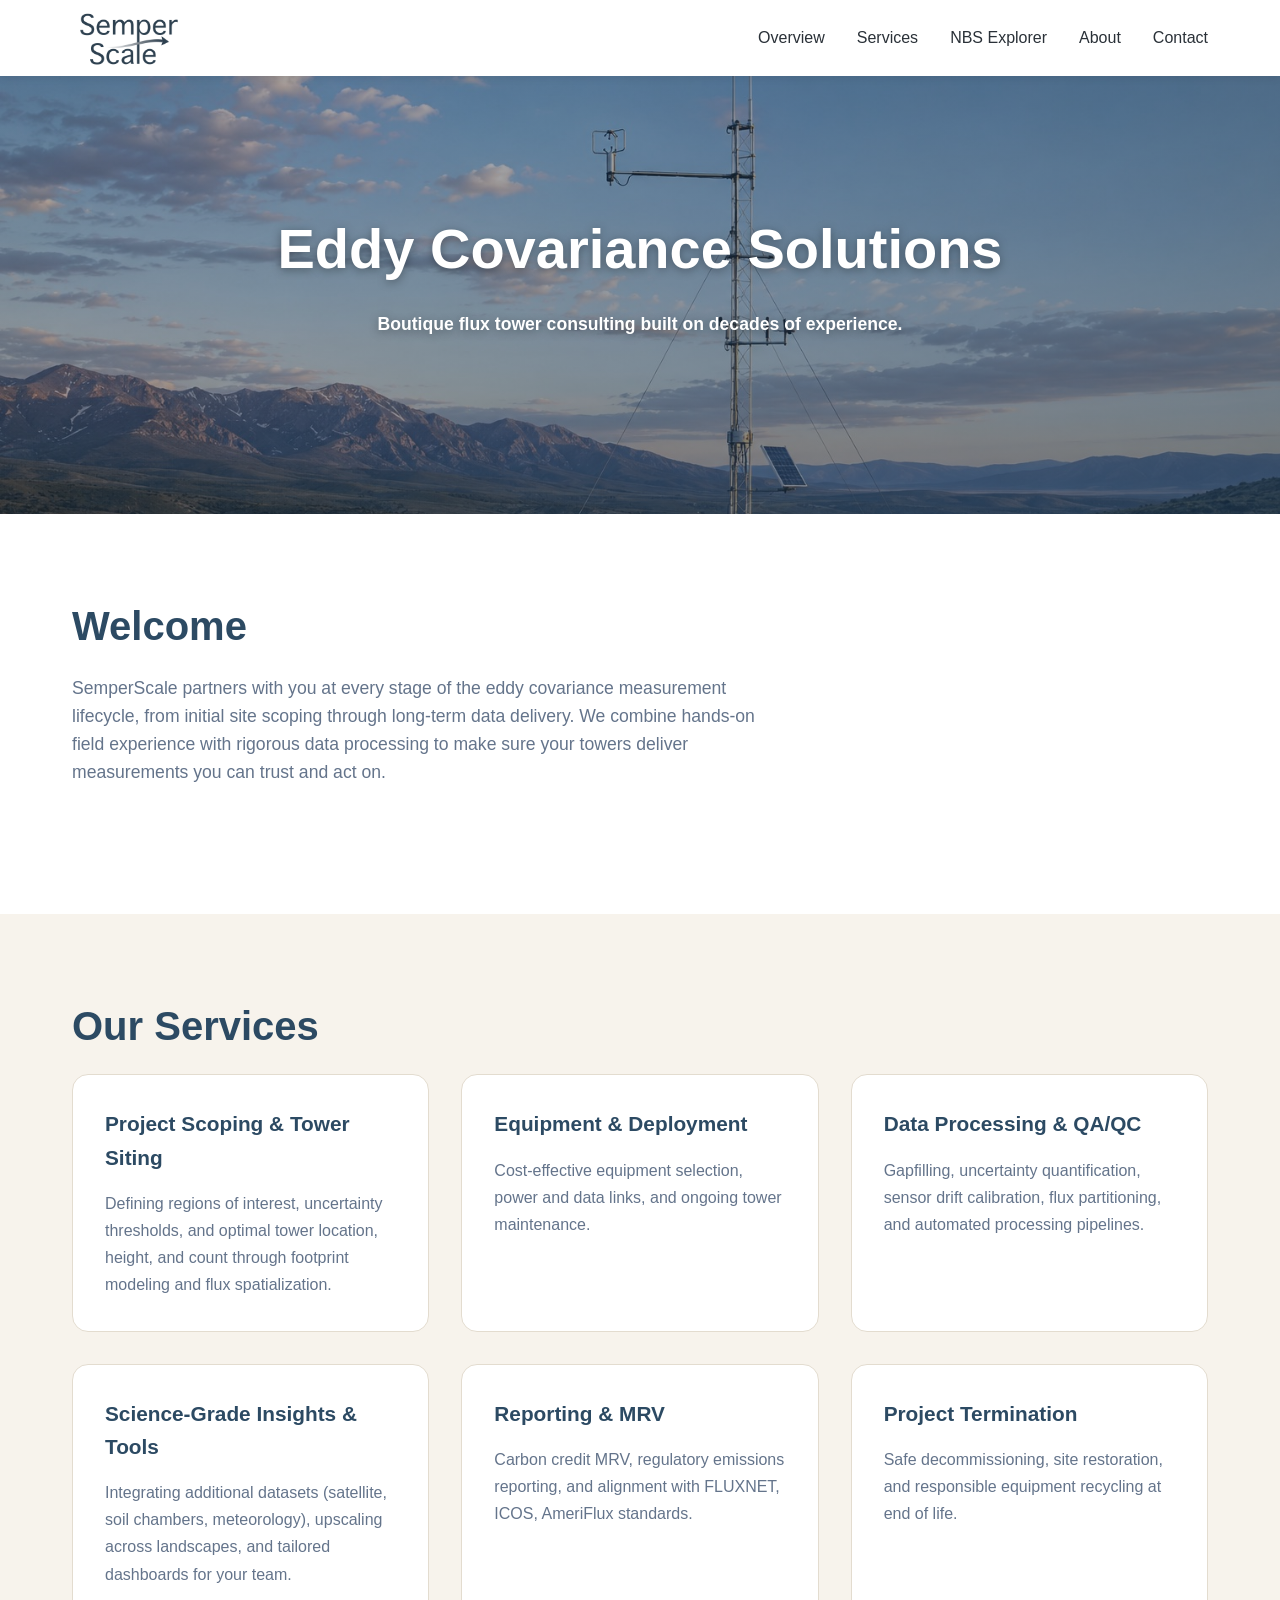
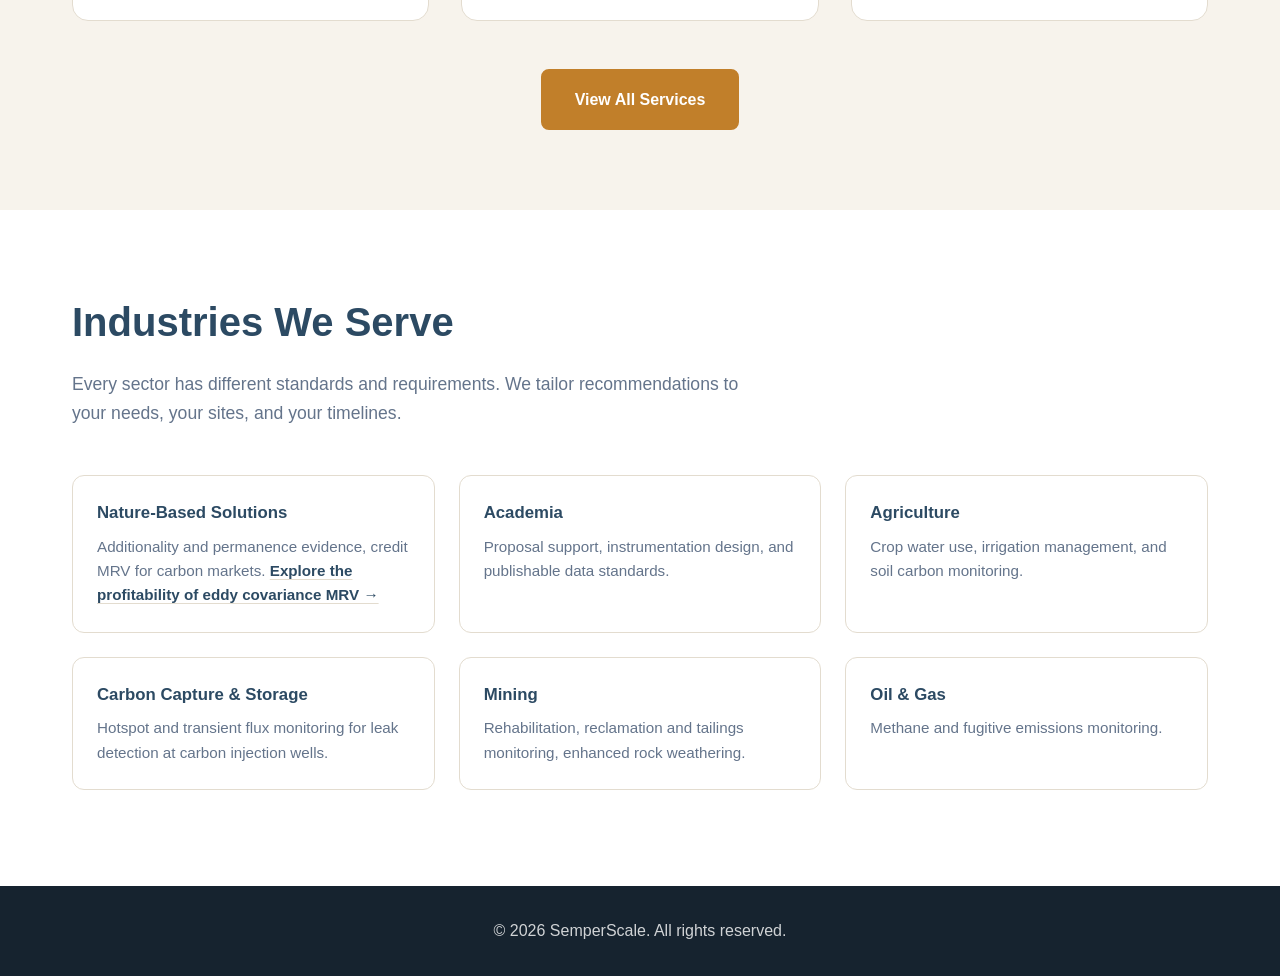
<file: index.html>
<!DOCTYPE html>
<html lang="en">
<head>
    <meta charset="UTF-8">
    <meta name="viewport" content="width=device-width, initial-scale=1.0">
    <title>SemperScale - Eddy Covariance Consulting</title>
    <meta name="description" content="SemperScale advises on eddy covariance flux tower deployment and monitoring for mining, oil &amp; gas, CCUS, nature-based solutions, and academic research.">
    <link rel="stylesheet" href="styles.css">
    <link rel="icon" type="image/jpeg" href="photos/flavicon_small.png">
    <!-- Google tag (gtag.js) -->
    <script async src="https://www.googletagmanager.com/gtag/js?id=G-DHD9K9PDWL"></script>
    <script>
      window.dataLayer = window.dataLayer || [];
      function gtag(){dataLayer.push(arguments);}
      gtag('js', new Date());

      gtag('config', 'G-DHD9K9PDWL');
    </script>
</head>
<body>
    <!-- Navigation -->
    <nav>
        <div class="container">
            <a href="#" class="logo"><img src="photos/flavicon.png" alt="SemperScale"></a>
            <button class="nav-toggle" aria-label="Toggle menu" aria-expanded="false">
                <span></span>
                <span></span>
                <span></span>
            </button>
            <ul id="nav-menu">
                <li><a href="#overview">Overview</a></li>
                <li><a href="services.html">Services</a></li>
                <li><a href="explorer.html">NBS Explorer</a></li>
                <li><a href="about.html">About</a></li>
                <li><a href="contact.html">Contact</a></li>
            </ul>
        </div>
    </nav>

    <!-- Hero Section -->
    <section class="hero hero-image">
        <div class="container">
            <h1>Eddy Covariance Solutions</h1>
            <p>Boutique flux tower consulting built on decades of experience.</p>
        </div>
    </section>

    <!-- Approach Section -->
    <section id="approach">
        <div class="container">
            <h2>Welcome</h2>
            <p>SemperScale partners with you at every stage of the eddy covariance measurement lifecycle, from initial site scoping through long-term data delivery. We combine hands-on field experience with rigorous data processing to make sure your towers deliver measurements you can trust and act on.</p>
        </div>
    </section>

    <!-- Services Section -->
    <section id="services" class="peach">
        <div class="container">
            <h2>Our Services</h2>
            <div class="services-grid">
                <a class="service-card" href="services.html#siting" data-service="Project Scoping & Tower Siting">
                    <h3>Project Scoping & Tower Siting</h3>
                    <p>Defining regions of interest, uncertainty thresholds, and optimal tower location, height, and count through footprint modeling and flux spatialization.</p>
                </a>
                <a class="service-card" href="services.html#equipment" data-service="Equipment & Deployment">
                    <h3>Equipment & Deployment</h3>
                    <p>Cost-effective equipment selection, power and data links, and ongoing tower maintenance.</p>
                </a>
                <a class="service-card" href="services.html#data-processing" data-service="Data Processing & QA/QC">
                    <h3>Data Processing & QA/QC</h3>
                    <p>Gapfilling, uncertainty quantification, sensor drift calibration, flux partitioning, and automated processing pipelines.</p>
                </a>
                <a class="service-card" href="services.html#insights" data-service="Science-Grade Insights & Tools">
                    <h3>Science-Grade Insights & Tools</h3>
                    <p>Integrating additional datasets (satellite, soil chambers, meteorology), upscaling across landscapes, and tailored dashboards for your team.</p>
                </a>
                <a class="service-card" href="services.html#reporting" data-service="Reporting & MRV">
                    <h3>Reporting & MRV</h3>
                    <p>Carbon credit MRV, regulatory emissions reporting, and alignment with FLUXNET, ICOS, AmeriFlux standards.</p>
                </a>
                <a class="service-card" href="services.html#termination" data-service="Project Termination">
                    <h3>Project Termination</h3>
                    <p>Safe decommissioning, site restoration, and responsible equipment recycling at end of life.</p>
                </a>
            </div>
            <div style="text-align: center; margin-top: 3rem;">
                <a href="services.html" class="cta-button">View All Services</a>
            </div>
        </div>
    </section>


    <!-- Industries Section -->
    <section id="industries">
        <div class="container">
            <h2>Industries We Serve</h2>
            <p>Every sector has different standards and requirements. We tailor recommendations to your needs, your sites, and your timelines.</p>
            <div class="industries-grid">
                <div class="industry-card">
                    <h4>Nature-Based Solutions</h4>
                    <p>Additionality and permanence evidence, credit MRV for carbon markets. <a href="explorer.html" class="inline-link">Explore the profitability of eddy covariance MRV &rarr;</a></p>
                </div>
                <div class="industry-card">
                    <h4>Academia</h4>
                    <p>Proposal support, instrumentation design, and publishable data standards.</p>
                </div>
                <div class="industry-card">
                    <h4>Agriculture</h4>
                    <p>Crop water use, irrigation management, and soil carbon monitoring.</p>
                </div>
                <div class="industry-card">
                    <h4>Carbon Capture & Storage</h4>
                    <p>Hotspot and transient flux monitoring for leak detection at carbon injection wells.</p>
                </div>
                <div class="industry-card">
                    <h4>Mining</h4>
                    <p>Rehabilitation, reclamation and tailings monitoring, enhanced rock weathering.</p>
                </div>
                <div class="industry-card">
                    <h4>Oil &amp; Gas</h4>
                    <p>Methane and fugitive emissions monitoring.</p>
                </div>
            </div>
        </div>
    </section>

    <!-- Footer -->
    <footer>
        <div class="container">
            <p>&copy; 2026 SemperScale. All rights reserved.</p>
        </div>
    </footer>
    <script>
        const toggle = document.querySelector('.nav-toggle');
        const menu = document.getElementById('nav-menu');

        toggle.addEventListener('click', () => {
            const open = menu.classList.toggle('open');
            toggle.classList.toggle('open', open);
            toggle.setAttribute('aria-expanded', open);
        });

        menu.querySelectorAll('a').forEach(link => {
            link.addEventListener('click', () => {
                menu.classList.remove('open');
                toggle.classList.remove('open');
                toggle.setAttribute('aria-expanded', false);
            });
        });

        document.querySelectorAll('[data-service]').forEach(link => {
            link.addEventListener('click', () => {
                gtag('event', 'service_click', {
                    service_name: link.dataset.service
                });
            });
        });
    </script>
</body>
</html>
</file>
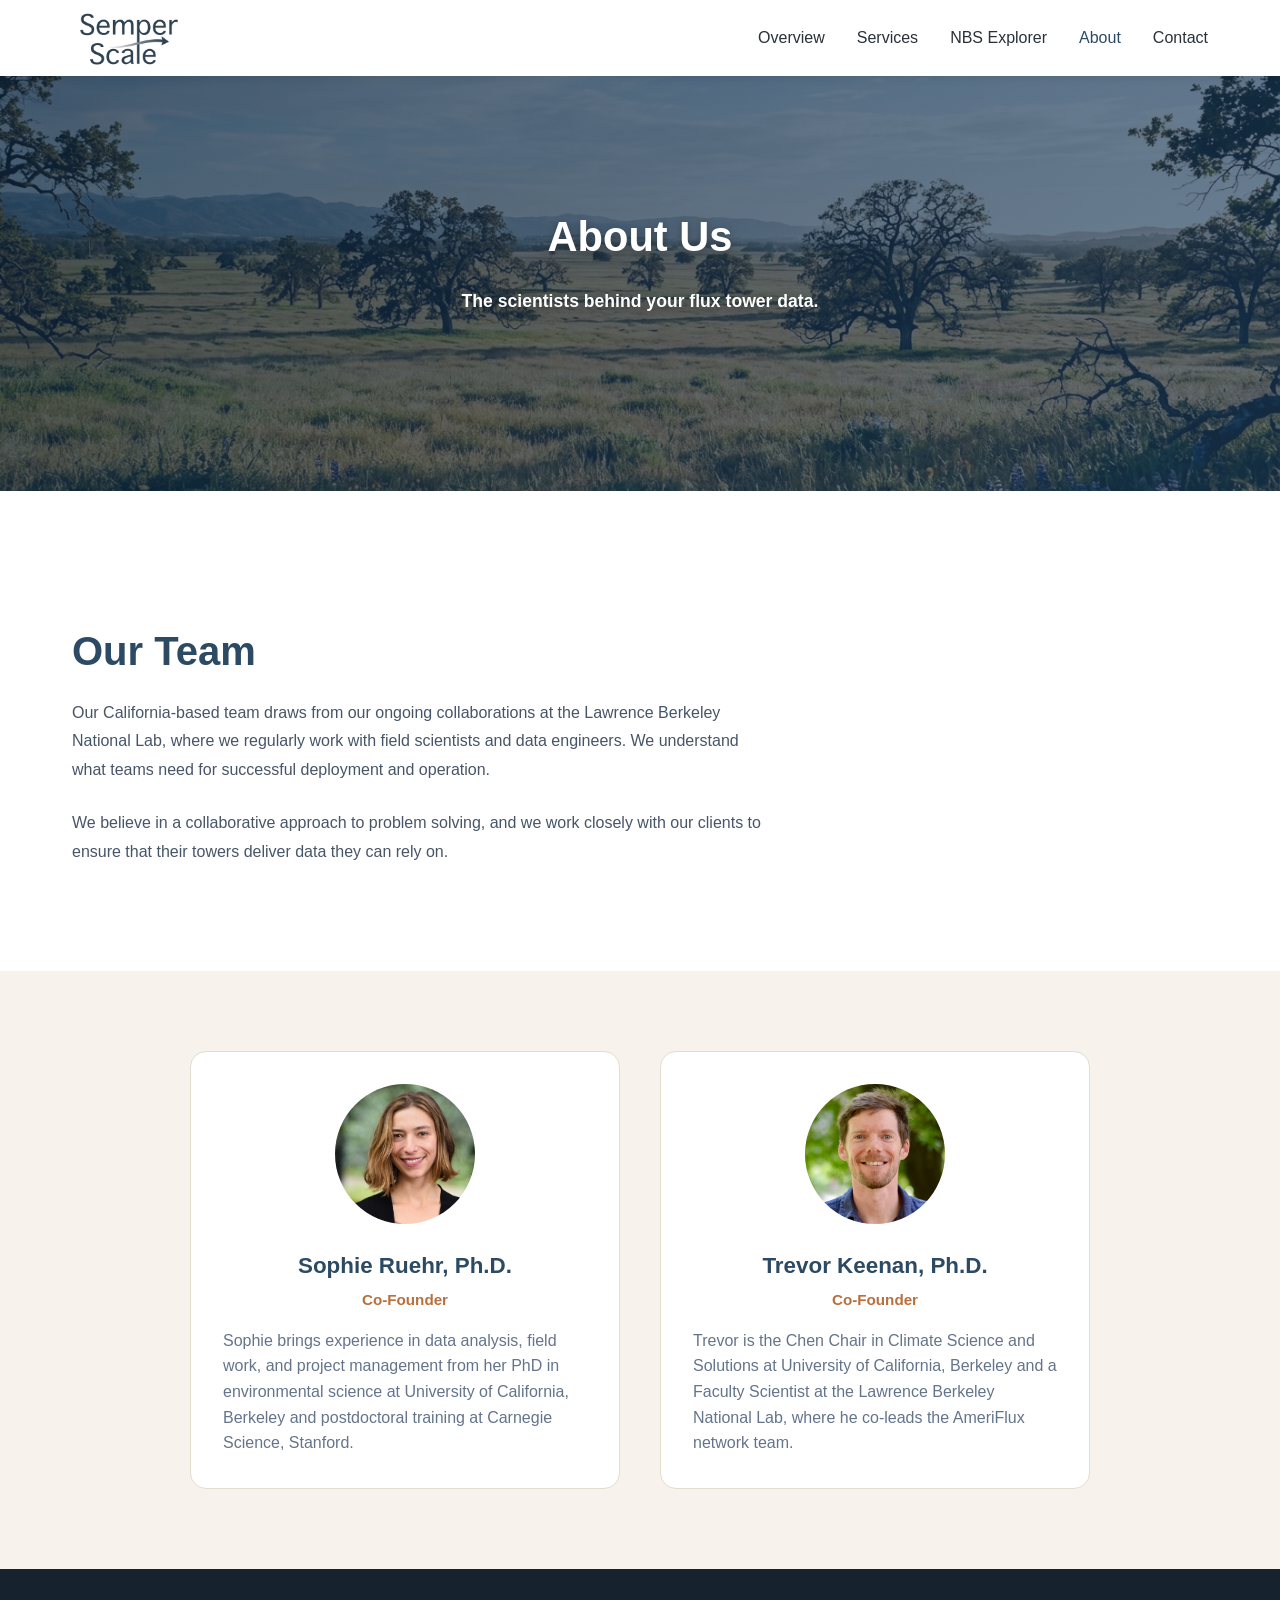
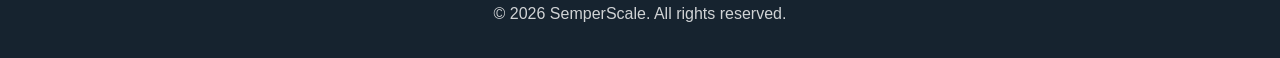
<file: about.html>
<!DOCTYPE html>
<html lang="en">
<head>
    <meta charset="UTF-8">
    <meta name="viewport" content="width=device-width, initial-scale=1.0">
    <title>About - SemperScale</title>
    <meta name="description" content="Meet the SemperScale team: decades of combined experience in eddy covariance flux tower deployment and monitoring, formerly at Lawrence Berkeley National Lab.">
    <link rel="stylesheet" href="styles.css">
    <link rel="icon" type="image/jpeg" href="photos/flavicon_small.png">
    <!-- Google tag (gtag.js) -->
    <script async src="https://www.googletagmanager.com/gtag/js?id=G-DHD9K9PDWL"></script>
    <script>
      window.dataLayer = window.dataLayer || [];
      function gtag(){dataLayer.push(arguments);}
      gtag('js', new Date());

      gtag('config', 'G-DHD9K9PDWL');
    </script>
</head>
<body>
    <!-- Navigation -->
    <nav>
        <div class="container">
            <a href="index.html" class="logo"><img src="photos/flavicon.png" alt="SemperScale"></a>
            <button class="nav-toggle" aria-label="Toggle menu" aria-expanded="false">
                <span></span>
                <span></span>
                <span></span>
            </button>
            <ul id="nav-menu">
                <li><a href="index.html#overview">Overview</a></li>
                <li><a href="services.html">Services</a></li>
                <li><a href="explorer.html">NBS Explorer</a></li>
                <li><a href="about.html" class="active">About</a></li>
                <li><a href="contact.html">Contact</a></li>
            </ul>
        </div>
    </nav>

    <!-- Hero Section -->
    <section class="hero hero-compact hero-image hero-image-oak-savannah">
        <div class="container">
            <h1>About Us</h1>
            <p>The scientists behind your flux tower data.</p>
        </div>
    </section>

    <!-- Team Section -->
    <section id="team">
        <div class="container">
            <h2 class="team-heading">Our Team</h2>

            <div class="overview-text">
                <p>Our California-based team draws from our ongoing collaborations at the Lawrence Berkeley National Lab, where we regularly work with field scientists and data engineers. We understand what teams need for successful deployment and operation.
                </p>

                <p>We believe in a collaborative approach to problem solving, and we work closely with our clients to ensure that their towers deliver data they can rely on.</p>
               
            </div>
        </div>
    </section>

    <section class="alt">
        <div class="container">
            <div class="team-grid">
                <div class="team-member">
                    <a class="profile-link" href="https://sruehr.github.io" target="_blank" rel="noopener noreferrer">
                        <div class="team-photo"><img src="photos/headshots/ruehr_headshot_web.jpg" alt="Sophie Ruehr"></div>
                        <h3>Sophie Ruehr, Ph.D.</h3>
                    </a>
                    <div class="role">Co-Founder</div>
                    <p class="bio">Sophie brings experience in data analysis, field work, and project management from her PhD in environmental science at University of California, Berkeley and postdoctoral training at Carnegie Science, Stanford.</p>
                </div>
                <div class="team-member">
                    <a class="profile-link" href="https://www.keenangroup.info/" target="_blank" rel="noopener noreferrer">
                        <div class="team-photo"><img src="photos/headshots/keenan_headshot.jpg" alt="Trevor Keenan"></div>
                        <h3>Trevor Keenan, Ph.D.</h3>
                    </a>
                    <div class="role">Co-Founder</div>
                    <p class="bio">Trevor is the Chen Chair in Climate Science and Solutions at University of California, Berkeley and a Faculty Scientist at the Lawrence Berkeley National Lab, where he co-leads the AmeriFlux network team. </p>
                </div>
            </div>
        </div>
    </section>

    <!-- Footer -->
    <footer>
        <div class="container">
            <p>&copy; 2026 SemperScale. All rights reserved.</p>
        </div>
    </footer>
    <script>
        const toggle = document.querySelector('.nav-toggle');
        const menu = document.getElementById('nav-menu');

        toggle.addEventListener('click', () => {
            const open = menu.classList.toggle('open');
            toggle.classList.toggle('open', open);
            toggle.setAttribute('aria-expanded', open);
        });

        menu.querySelectorAll('a').forEach(link => {
            link.addEventListener('click', () => {
                menu.classList.remove('open');
                toggle.classList.remove('open');
                toggle.setAttribute('aria-expanded', false);
            });
        });
    </script>
</body>
</html>
</file>
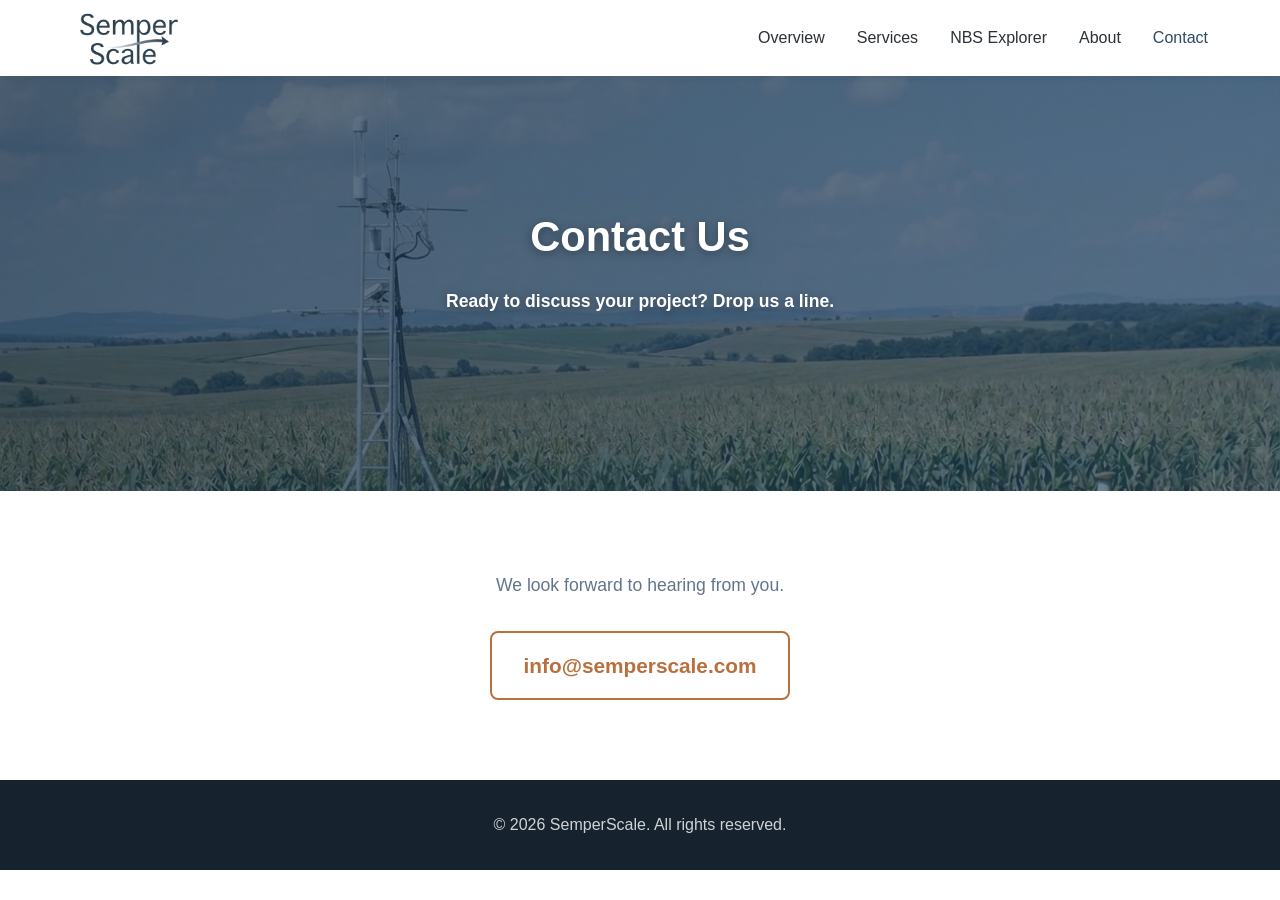
<file: contact.html>
<!DOCTYPE html>
<html lang="en">
<head>
    <meta charset="UTF-8">
    <meta name="viewport" content="width=device-width, initial-scale=1.0">
    <title>Contact - SemperScale</title>
    <meta name="description" content="Get in touch with SemperScale to discuss your eddy covariance flux tower project.">
    <link rel="stylesheet" href="styles.css">
    <link rel="icon" type="image/jpeg" href="photos/flavicon_small.png">
    <!-- Google tag (gtag.js) -->
    <script async src="https://www.googletagmanager.com/gtag/js?id=G-DHD9K9PDWL"></script>
    <script>
      window.dataLayer = window.dataLayer || [];
      function gtag(){dataLayer.push(arguments);}
      gtag('js', new Date());

      gtag('config', 'G-DHD9K9PDWL');
    </script>
</head>
<body>
    <!-- Navigation -->
    <nav>
        <div class="container">
            <a href="index.html" class="logo"><img src="photos/flavicon.png" alt="SemperScale"></a>
            <button class="nav-toggle" aria-label="Toggle menu" aria-expanded="false">
                <span></span>
                <span></span>
                <span></span>
            </button>
            <ul id="nav-menu">
                <li><a href="index.html#overview">Overview</a></li>
                <li><a href="services.html">Services</a></li>
                <li><a href="explorer.html">NBS Explorer</a></li>
                <li><a href="about.html">About</a></li>
                <li><a href="contact.html" class="active">Contact</a></li>
            </ul>
        </div>
    </nav>

    <!-- Hero Section -->
    <section class="hero hero-compact hero-image hero-image-cornfield">
        <div class="container">
            <h1>Contact Us</h1>
            <p>Ready to discuss your project? Drop us a line.</p>
        </div>
    </section>

    <!-- Contact Section -->
    <section id="contact">
        <div class="container">
            <div class="contact-container">
                <p>We look forward to hearing from you.</p>
                <a href="mailto:info@semperscale.com" class="contact-email-link">info@semperscale.com</a>
            </div>
        </div>
    </section>

    <!-- Footer -->
    <footer>
        <div class="container">
            <p>&copy; 2026 SemperScale. All rights reserved.</p>
        </div>
    </footer>
    <script>
        const toggle = document.querySelector('.nav-toggle');
        const menu = document.getElementById('nav-menu');

        toggle.addEventListener('click', () => {
            const open = menu.classList.toggle('open');
            toggle.classList.toggle('open', open);
            toggle.setAttribute('aria-expanded', open);
        });

        menu.querySelectorAll('a').forEach(link => {
            link.addEventListener('click', () => {
                menu.classList.remove('open');
                toggle.classList.remove('open');
                toggle.setAttribute('aria-expanded', false);
            });
        });
    </script>
</body>
</html>
</file>
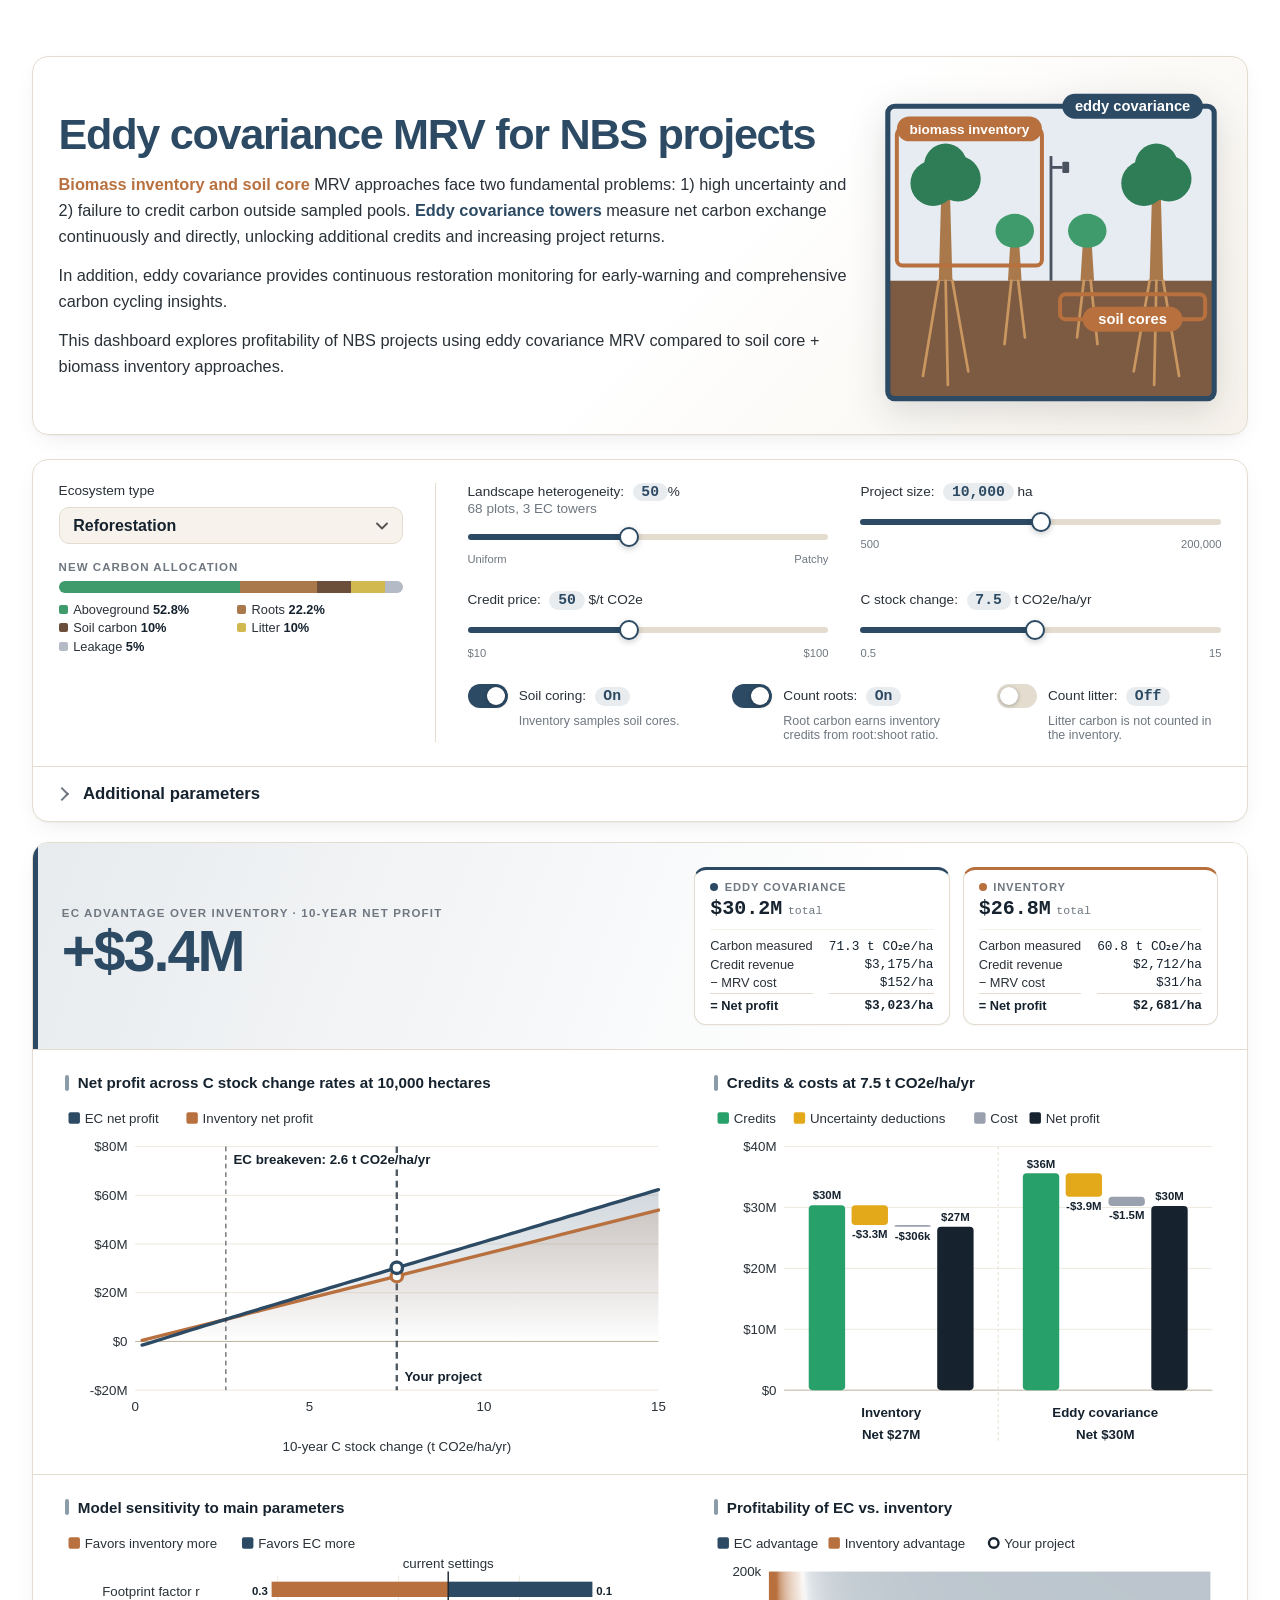
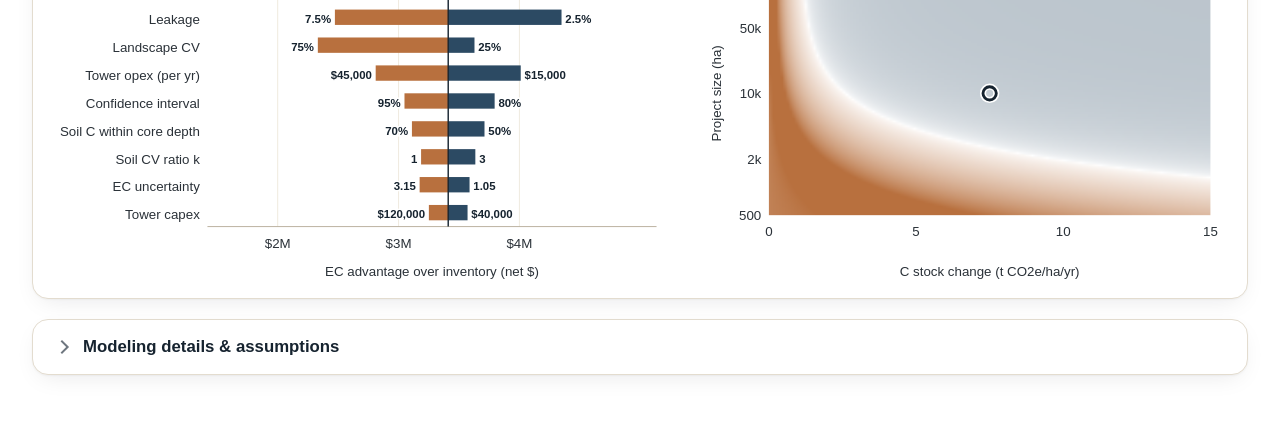
<file: explorer-app.html>
<!doctype html>
<html lang="en">
<head>
  <meta charset="utf-8">
  <meta name="viewport" content="width=device-width, initial-scale=1">
  <title>Potential of eddy covariance MRV for NBS projects</title>
  <style>
    :root {
      --bg: #ffffff; --track: #E3DCCF; --grid: #EFE9DE; --grid2: #E3DCCF; --axis0: #b9ae9c; --glow1: transparent; --glow2: transparent; --hero2: #F7F3EC; --card: #ffffff; --ink: #16232F; --ink2: #2A3138; --ink3: #6f7780;
      --line: #E3DCCF; --soft: #F7F3EC;
      --ec: #2C4A63; --inv: #B8703E; --accent: #2C4A63; --edit: #2f7d56; --you: #16232F; --bad: #d62728;
      --shadow: 0 1px 2px rgba(20,24,31,.04), 0 8px 24px -8px rgba(20,24,31,.10);
      --radius: 16px;
    }
    * { box-sizing: border-box; }
    html { background: var(--bg); }
    body {
      font-family: -apple-system, BlinkMacSystemFont, 'Segoe UI', Roboto, Oxygen, Ubuntu, Cantarell, sans-serif;
      margin: 0; padding: 0 0 4rem; color: var(--ink); max-width: none;
      background:
        radial-gradient(900px 420px at 8% -8%, var(--glow1), transparent 60%),
        radial-gradient(800px 380px at 100% 0%, var(--glow2), transparent 60%),
        var(--bg);
      -webkit-font-smoothing: antialiased;
    }
    .page { max-width: 1280px; margin: 0 auto; padding: 3.5rem 2rem 0; }
    h1 {
      margin: 0; font-size: clamp(1.9rem, 3.4vw, 2.7rem); line-height: 1.1; font-weight: 750; letter-spacing: -0.03em;
      color: var(--ink);
    }
    .intro { line-height: 1.6; font-size: 1.02rem; color: var(--ink2); margin: 0.8rem 0 0; }
    .hero { padding: 1.4rem 1.6rem 1.5rem; margin-bottom: 1.5rem; display: grid; grid-template-columns: 1fr minmax(220px, 290px); gap: 2rem; align-items: center; }
    .hero-fig svg { width: 100%; height: auto; display: block; }
    .hero-fig text { font-family: inherit; }

    .panel { background: var(--card); border: 1px solid var(--line); border-radius: var(--radius); box-shadow: var(--shadow); }
    .controls-card { padding: 1.4rem 1.6rem; }
    /* left column: ecosystem + pool bar; right: 2x2 grid of sliders */
    .ctl-layout { display: grid; grid-template-columns: minmax(230px, 1fr) 2fr; gap: 2rem; }
    .ctl-eco { padding-right: 2rem; border-right: 1px solid var(--line); }
    .ctl-grid { display: grid; grid-template-columns: 1fr 1fr; gap: 1.6rem 2rem; align-content: center; }
    .control { min-width: 0; }
    .pool-title { margin: 1.1rem 0 .45rem; font-size: 0.72rem; font-weight: 700; letter-spacing: .09em; text-transform: uppercase; color: var(--ink3); }
    #poolbar .bar { display: flex; height: 12px; border-radius: 99px; overflow: hidden; background: var(--soft); }
    #poolbar .bar span { display: block; height: 100%; }
    #poolbar .leg { display: grid; grid-template-columns: 1fr 1fr; gap: .2rem .8rem; margin-top: .6rem; font-size: 0.8rem; color: var(--ink2); }
    #poolbar .leg i { display: inline-block; width: 9px; height: 9px; border-radius: 2px; margin-right: .35rem; }
    #poolbar .leg b { font-weight: 700; color: var(--ink); font-variant-numeric: tabular-nums; }
    .control label { display: block; margin-bottom: 0.6rem; font-size: 0.85rem; color: var(--ink2); font-weight: 500; }
    .control label b { color: var(--ink); font-size: 1.05rem; font-weight: 700; font-variant-numeric: tabular-nums; margin-left: .15rem; }
    #het_towers { color: var(--ink3); }

    input[type=range] {
      -webkit-appearance: none; appearance: none; width: 100%; height: 22px; background: transparent; cursor: pointer; margin: 0;
      --pct: 50%;
    }
    input[type=range]::-webkit-slider-runnable-track {
      height: 6px; border-radius: 99px;
      background: linear-gradient(90deg, var(--accent) var(--pct), var(--track) var(--pct));
    }
    input[type=range]::-moz-range-track { height: 6px; border-radius: 99px; background: var(--track); }
    input[type=range]::-moz-range-progress { height: 6px; border-radius: 99px; background: var(--accent); }
    input[type=range]::-webkit-slider-thumb {
      -webkit-appearance: none; width: 20px; height: 20px; margin-top: -7px; border-radius: 50%;
      background: var(--card); border: 2px solid var(--accent); box-shadow: 0 2px 6px rgba(20,24,31,.22); transition: transform .12s, box-shadow .12s;
    }
    input[type=range]::-moz-range-thumb {
      width: 16px; height: 16px; border-radius: 50%; background: var(--card); border: 2px solid var(--accent); box-shadow: 0 2px 6px rgba(20,24,31,.22);
    }
    input[type=range]:hover::-webkit-slider-thumb { transform: scale(1.12); }
    .intro .hl-inv { color: var(--inv); }
    .intro .hl-ec { color: var(--ec); }

    input[type=range]:focus-visible { outline: none; }
    input[type=range]:focus-visible::-webkit-slider-thumb { box-shadow: 0 0 0 4px color-mix(in srgb, var(--accent) 25%, transparent); }

    select {
      appearance: none; -webkit-appearance: none;
      width: 100%; padding: 0.55rem 2.2rem 0.55rem 0.85rem;
      font: inherit; font-weight: 600; color: var(--ink); background-color: var(--soft); cursor: pointer;
      border: 1px solid var(--line); border-radius: 10px; transition: border-color .15s, background-color .15s, box-shadow .15s;
      background-image: url("data:image/svg+xml,%3Csvg xmlns='http://www.w3.org/2000/svg' width='12' height='8' viewBox='0 0 12 8'%3E%3Cpath d='M1 1.5l5 5 5-5' fill='none' stroke='%2352514e' stroke-width='1.8' stroke-linecap='round' stroke-linejoin='round'/%3E%3C/svg%3E");
      background-repeat: no-repeat; background-position: right 0.85rem center;
    }
    select:hover { border-color: #b9c0cf; background-color: var(--card); }
    select:focus { outline: none; border-color: var(--accent); box-shadow: 0 0 0 4px color-mix(in srgb, var(--accent) 18%, transparent); background-color: var(--card); }

    .results { margin-top: 1.25rem; overflow: hidden; }
    .results .panel { background: none; border: 0; box-shadow: none; border-radius: 0; }   /* charts sit flat inside the one bubble */
    .results .charts { margin-top: 0; padding: 0.4rem 0.6rem 0.2rem; gap: 0.5rem; }
    .results .charts + .charts { border-top: 1px solid var(--line); }
    .headline { padding: 1.1rem 1.6rem; border-bottom: 1px solid var(--line); }
    .headline .big { font-size: clamp(1.3rem, 2.4vw, 1.8rem); font-weight: 750; letter-spacing: -0.02em; line-height: 1.2; }
    .headline .sub { margin-top: .35rem; font-size: 0.93rem; color: var(--ink2); }
    .charts { margin-top: 1.5rem; display: flex; flex-wrap: wrap; gap: 1.5rem; align-items: stretch; }
    /* widths proportional to the viewBox widths (640 : 540), so both charts scale equally and match in height */
    .charts .wide { flex: 640 1 0; min-width: 400px; }
    .charts .narrow { flex: 540 1 0; min-width: 340px; }
    .charts .panel { padding: 1rem 1rem 0.6rem; }
    svg { width: 100%; height: auto; display: block; overflow: visible; }
    svg text { font-family: inherit; }
    #bars text, .legend text { font-size: 14px; fill: var(--ink2); }
    #bars text.val { fill: var(--ink); font-weight: 600; font-size: 11px; stroke: var(--card); stroke-width: 3px; paint-order: stroke; }
    #bars text.net { font-size: 18px; fill: var(--ink); font-weight: 700; }
    #bars text.grp { font-size: 15px; fill: var(--ink); font-weight: 600; }
    .axis text { font-size: 14px; fill: var(--ink2); }
    #chart polyline { stroke-linejoin: round; stroke-linecap: round; }
    #bars rect { transition: opacity .15s; }

    /* TEST charts (experimental): delete this block, the .tests markup and the three draw functions to remove them */
    .ctitle { font-size: 0.95rem; font-weight: 650; color: var(--ink); margin: 0.1rem 0 0.5rem 0.4rem; }
    .vlab { font-size: 11px; fill: var(--ink); font-weight: 600; stroke: var(--card); stroke-width: 3px; paint-order: stroke; }
    .lab { font-size: 14px; fill: var(--ink2); }
    .lab.sel { fill: var(--ink); font-weight: 700; }

    details.folder { margin: 1.25rem 0 0; padding: 0; overflow: hidden; }
    details.folder > summary {
      list-style: none; cursor: pointer; font-weight: 650; font-size: 1.05rem; padding: 1.05rem 1.4rem;
      display: flex; align-items: center; gap: .75rem; user-select: none; transition: background .15s;
    }
    details.folder > summary::-webkit-details-marker { display: none; }
    details.folder > summary::before {
      content: ""; width: 8px; height: 8px; border-right: 2px solid var(--ink3); border-bottom: 2px solid var(--ink3);
      transform: rotate(-45deg); transition: transform .2s; margin: 0 .25rem 0 .1rem;
    }
    details.folder[open] > summary::before { transform: rotate(45deg); }
    details.folder > summary:hover { background: var(--soft); }
    details.folder[open] > summary { border-bottom: 1px solid var(--line); }
    details.folder > div, details.folder > ul { animation: fade .25s ease; }
    @keyframes fade { from { opacity: 0; transform: translateY(-4px); } to { opacity: 1; transform: none; } }

    #assumptions li::marker { color: var(--accent); }

    #model_details { margin: 0; padding: .4rem 1.4rem 1.3rem; font-size: 0.93rem; line-height: 1.6; color: var(--ink2); }
    #model_details h4 {
      margin: 1.4rem 0 0.5rem; font-size: 0.75rem; color: var(--accent); text-transform: uppercase; letter-spacing: 0.09em; font-weight: 700;
    }
    #model_details ul { margin: 0.25rem 0; padding-left: 1.2rem; }
    #model_details li { margin: .25rem 0; }
    #model_details p { margin: 0.45rem 0; color: var(--ink2); }
    #model_details .eq {
      margin: 0.45rem 0; padding: 0.6rem 0.9rem; background: var(--soft); border-left: 3px solid var(--accent);
      border-radius: 4px 10px 10px 4px; font-family: ui-serif, "Iowan Old Style", Georgia, serif; font-size: 1.02rem; color: var(--ink); overflow-x: auto;
    }

    .folder-note { margin: 0; padding: 1.1rem 1.4rem 1rem; font-size: 0.93rem; line-height: 1.6; color: var(--ink2); border-bottom: 1px solid var(--line); }
    /* Additional parameters sits inside the controls card as a full-width footer strip */
    .controls-card > details.folder { margin: 1.5rem -1.6rem -1.4rem; border-top: 1px solid var(--line); }
    #params { margin: 0; padding: .6rem 1.4rem 1.1rem; }
    #params details { margin: 0.4rem 0; border-bottom: 1px solid var(--line); padding-bottom: .4rem; }
    #params details:last-child { border-bottom: 0; }
    #params summary { font-size: 0.78rem; color: var(--ink2); text-transform: uppercase; letter-spacing: 0.08em; font-weight: 700; cursor: pointer; padding: .55rem 0; }
    #params summary:hover { color: var(--accent); }
    #params table { table-layout: fixed; border-collapse: collapse; width: 100%; font-size: 0.92rem; margin-bottom: .4rem; }
    #params td { padding: 6px 0; border-top: 1px solid var(--soft); }
    #params th:nth-child(1) { width: 34%; }   /* fixed column widths so Value and Reference line up across all three tables */
    #params th:nth-child(2) { width: 36%; }
    #params th { text-align: left; font-weight: 600; font-size: 0.72rem; color: var(--ink3); text-transform: uppercase; letter-spacing: .06em; padding-bottom: 4px; border-bottom: 1px solid var(--line); }
    #params th:nth-child(2), #params td:nth-child(2) { text-align: right; font-variant-numeric: tabular-nums; padding-right: 1.5rem; }
    #params td.val { cursor: text; border-radius: 6px; transition: background .12s; font-weight: 550; }
    #params td.val:hover { background: color-mix(in srgb, var(--edit) 12%, transparent); }
    #params td.pair { text-align: right; padding-right: 1.5rem; white-space: nowrap; font-variant-numeric: tabular-nums; }
    #params td.pair .cell-edit { width: 4.5em; }
    #params span.val { cursor: text; border-radius: 6px; padding: 1px 4px; font-weight: 550; transition: background .12s; }
    #params span.val:hover { background: color-mix(in srgb, var(--edit) 12%, transparent); }
    #params span.val.edited { color: var(--edit); font-weight: 700; background: color-mix(in srgb, var(--edit) 12%, transparent); }
    #params td.val.edited { color: var(--edit); font-weight: 700; background: color-mix(in srgb, var(--edit) 12%, transparent); }
    #params td.total { text-align: right; padding-right: 1.5rem; font-weight: 600; }
    #params td.total.bad { color: var(--bad); }
    #params .reset-one { margin-right: 0.6em; font: inherit; font-size: 0.85em; line-height: 1; color: var(--edit); background: transparent; border: 1px solid var(--edit); border-radius: 5px; padding: 1px 5px; cursor: pointer; }
    #params .reset-one:hover { background: color-mix(in srgb, var(--edit) 12%, transparent); }
    #params .cell-edit { width: 6.5em; font: inherit; text-align: right; padding: 2px 6px; border: 1px solid var(--edit); border-radius: 6px; outline: none; box-shadow: 0 0 0 3px color-mix(in srgb, var(--edit) 18%, transparent); }
    #params td.ref { color: var(--ink2); font-size: 0.85rem; }
    #params a, #model_details a { color: var(--ec); text-decoration: none; border-bottom: 1px solid rgba(44,74,99,.3); }
    #params a:hover { border-bottom-color: var(--ec); }

    @media (max-width: 760px) {
      .page { padding: 2rem 1rem 0; }
      .hero { grid-template-columns: 1fr; }
      .hero-fig { display: none; }
      .ctl-layout, .ctl-grid { grid-template-columns: 1fr; }
      .ctl-eco { padding-right: 0; border-right: 0; padding-bottom: 1.2rem; border-bottom: 1px solid var(--line); }
      .charts .wide, .charts .narrow { min-width: 0; flex: 1 1 100%; }
    }
    .eyebrow { display: inline-flex; align-items: center; gap: .5rem; margin: 0 0 .9rem; padding: .3rem .75rem; border-radius: 99px;
      font-size: .72rem; font-weight: 700; letter-spacing: .1em; text-transform: uppercase; color: var(--accent);
      background: color-mix(in srgb, var(--accent) 9%, transparent); border: 1px solid color-mix(in srgb, var(--accent) 18%, transparent); }
    .eyebrow::before { content: ""; width: 6px; height: 6px; border-radius: 50%; background: var(--accent); }
    h1 { color: #2C4A63; }
    .intro b { color: var(--ink); font-weight: 650; }
    .intro b.hl-inv, .intro b.hl-ec { font-weight: 700; }
    @keyframes rise { from { opacity: 0; transform: translateY(10px); } to { opacity: 1; transform: none; } }
    .hero, .controls-card, .results { animation: rise .55s cubic-bezier(.2,.7,.2,1) both; }
    .controls-card { animation-delay: .08s; } .results { animation-delay: .16s; }
    .hero { background: linear-gradient(135deg, var(--card) 55%, var(--hero2) 100%); }
    .hero-fig svg { filter: drop-shadow(0 10px 18px rgba(20,24,31,.14)); border-radius: 8px; }

    /* slider value pills + end labels */
    .control label b { display: inline-block; padding: .08rem .55rem; border-radius: 99px; background: color-mix(in srgb, var(--accent) 10%, transparent); color: var(--accent);
      font-family: "JetBrains Mono", ui-monospace, monospace; font-size: .92rem; font-weight: 600; margin-left: .3rem; }
    .ends { display: flex; justify-content: space-between; margin-top: .1rem; font-size: .7rem; color: var(--ink3); font-variant-numeric: tabular-nums; }

    /* hero result */
    .headline { display: grid; grid-template-columns: 1fr auto; gap: 1.5rem; align-items: center; padding: 1.5rem 1.8rem; position: relative; overflow: hidden;
      background: linear-gradient(110deg, var(--tint, #f4f5f8) 0%, var(--card) 70%); }
    .headline::before { content: ""; position: absolute; left: 0; top: 0; bottom: 0; width: 5px; background: var(--col, var(--ink3)); }
    .hl-label { font-size: .72rem; font-weight: 700; letter-spacing: .1em; text-transform: uppercase; color: var(--ink3); }
    .hl-num { font-size: clamp(2.2rem, 5vw, 3.6rem); font-weight: 800; letter-spacing: -.035em; line-height: 1.05; margin: .15rem 0 .2rem; color: var(--col); font-variant-numeric: tabular-nums; }
    .hl-text { font-size: .98rem; color: var(--ink2); }
    .hl-tiles { display: flex; gap: .8rem; }
    .tile { min-width: 130px; padding: .7rem .95rem; border-radius: 12px; background: var(--card); border: 1px solid var(--line); box-shadow: 0 1px 2px rgba(20,24,31,.04); }
    .tile .k { display: flex; align-items: center; gap: .4rem; font-size: .7rem; font-weight: 700; letter-spacing: .08em; text-transform: uppercase; color: var(--ink3); }
    .tile .k i { width: 8px; height: 8px; border-radius: 50%; }
    .tile .v { margin-top: .25rem; font-family: "JetBrains Mono", ui-monospace, monospace; font-size: 1.25rem; font-weight: 600; color: var(--ink); font-variant-numeric: tabular-nums; }
    @media (max-width: 760px) { .headline { grid-template-columns: 1fr; } .hl-tiles { flex-wrap: wrap; } }
    /* per-hectare breakdown inside each method tile */
    .headline { border-bottom: 1px solid var(--line); }
    .tile { min-width: 215px; border-top: 3px solid var(--mc); }
    .tile .v small { font-family: inherit; font-size: .72rem; font-weight: 500; color: var(--ink3); margin-left: .35rem; }
    .tile dl { display: grid; grid-template-columns: 1fr auto; gap: .2rem 1rem; margin: .55rem 0 0; padding-top: .5rem; border-top: 1px solid var(--soft); font-size: .8rem; }
    .tile dt { color: var(--ink2); }
    .tile .net { padding-top: .25rem; border-top: 1px solid var(--line); font-weight: 650; color: var(--ink); }
    .tile dd { margin: 0; text-align: right; font-family: "JetBrains Mono", ui-monospace, monospace; font-variant-numeric: tabular-nums; color: var(--ink); white-space: nowrap; }

    /* chart hover */
    .chart-wrap { position: relative; }
    .tip { position: absolute; pointer-events: none; opacity: 0; transition: opacity .12s; z-index: 5; min-width: 170px; padding: .6rem .75rem; border-radius: 10px;
      background: rgba(20,24,31,.94); color: #fff; font-size: .78rem; line-height: 1.5; box-shadow: 0 8px 24px -6px rgba(0,0,0,.35); font-variant-numeric: tabular-nums; }
    .tip .t { font-weight: 700; margin-bottom: .2rem; color: #c9cfdb; }
    .tip i { display: inline-block; width: 8px; height: 8px; border-radius: 50%; margin-right: .4rem; }
    .tip { max-width: 290px; }
    .tip .sep { border-top: 1px solid #3a4150; margin-top: .3rem; padding-top: .3rem; }
    .tip .dim { color: #aab3c2; }
    .tip .r { display: flex; justify-content: space-between; gap: 1rem; }

    .hero { grid-template-columns: 1fr minmax(240px, 340px); }
    .hero-fig figcaption, .hero-fig .cap { margin-top: .5rem; text-align: center; font-size: .72rem; color: var(--ink3); letter-spacing: .02em; }
    .hero-fig { margin: 0; }
    .ctitle::before { content: ""; display: inline-block; vertical-align: -.15em; width: 4px; height: 1.05em; border-radius: 2px; background: var(--accent); opacity: .55; margin-right: .55rem; }
    #bars rect { transition: opacity .15s, y .25s, height .25s; }
    
.ctl-grid .wide { grid-column: 1 / -1; }
    .control .sw { display: flex; align-items: center; gap: .7rem; margin: 0; cursor: pointer; }
    .sw input { position: absolute; opacity: 0; pointer-events: none; }
    .sw .track { position: relative; flex: none; width: 40px; height: 24px; border-radius: 99px; background: var(--track); transition: background .18s; }
    .sw .track::after { content: ""; position: absolute; top: 3px; left: 3px; width: 18px; height: 18px; border-radius: 50%; background: #fff; box-shadow: 0 1px 4px rgba(20,24,31,.3); transition: transform .18s; }
    .sw input:checked + .track { background: var(--accent); }
    .sw input:checked + .track::after { transform: translateX(16px); }
    .sw input:focus-visible + .track { box-shadow: 0 0 0 4px color-mix(in srgb, var(--accent) 25%, transparent); }
    .sw-row { display: flex; flex-wrap: wrap; gap: 1rem 2.5rem; }
    .sw-item { flex: 1 1 220px; min-width: 0; }
    .sw-hint { margin: .35rem 0 0 calc(40px + .7rem); font-size: .78rem; color: var(--ink3); }
    @media (max-width: 760px) {
      .hero { grid-template-columns: 1fr; gap: 1.2rem; padding: 1.2rem 1.2rem 1.3rem; }
      .hero-fig { display: block; max-width: 300px; margin: 0 auto; width: 100%; }
      .headline { padding: 1.2rem 1.2rem 1.2rem 1.4rem; }
      .hl-tiles { width: 100%; } .tile { flex: 1; min-width: 0; }
      .chart-wrap { overflow-x: auto; -webkit-overflow-scrolling: touch; }
      .chart-wrap svg { min-width: 450px; }
      .charts .panel { padding: .8rem .6rem .5rem; }
    }

    /* chart type scale: 14px for every axis, tick, legend, category and annotation label; 12px for data-value labels */
    .chart-wrap svg text { font-size: 14px; }
    .chart-wrap svg text.val, .chart-wrap svg text.vlab, #bars text.val { font-size: 12px; font-weight: 600; }
    #bars text.grp { font-size: 14px; font-weight: 600; }
    #bars text.net { font-size: 14px; font-weight: 700; }
    .chart-wrap svg text.lab { font-size: 14px; }
</style>
</head>
<body>
<div class="page">

  <div class="panel hero">
  <div class="hero-text">
  <h1>Eddy covariance MRV for NBS projects</h1>

  <p class="intro">
    <b class="hl-inv">Biomass inventory and soil core</b> MRV approaches face two fundamental problems:
      1) high uncertainty and
     2) failure to credit carbon outside sampled pools.
     <b class="hl-ec">Eddy covariance towers</b> measure net carbon exchange continuously and directly, unlocking additional credits and increasing project returns.
  </p>

  <p class="intro">
     In addition, eddy covariance provides continuous restoration monitoring for early-warning and comprehensive carbon cycling insights. 

  </p>
  <p class="intro">
   This dashboard explores profitability of NBS projects using eddy covariance MRV compared to soil core + biomass inventory approaches.
  </p>
  </div>
  <div class="hero-fig">
    <svg viewBox="0 0 300 292" role="img" aria-label="Eddy covariance sees the whole ecosystem; biomass inventories and soil cores sample only part of the ecosystem">
      <rect x="6" y="24" width="288" height="258" fill="#E6ECF1"/>
      <rect x="6" y="178" width="288" height="104" fill="#7d5a42"/>
      <polygon points="51,178 53,106 61,106 63,178" fill="#a9794b"/><circle cx="46" cy="92" r="20" fill="#2f7d56"/><circle cx="68" cy="88" r="20" fill="#2f7d56"/><circle cx="57" cy="76" r="19" fill="#2f7d56"/><path d="M51 178 Q44 220 37 262" fill="none" stroke="#c9975f" stroke-width="2.4" stroke-linecap="round"/><path d="M57 178 Q58 224 59 270" fill="none" stroke="#c9975f" stroke-width="2.4" stroke-linecap="round"/><path d="M63 178 Q70 218 77 258" fill="none" stroke="#c9975f" stroke-width="2.4" stroke-linecap="round"/>
      <polygon points="237,178 239,106 247,106 249,178" fill="#a9794b"/><circle cx="232" cy="92" r="20" fill="#2f7d56"/><circle cx="254" cy="88" r="20" fill="#2f7d56"/><circle cx="243" cy="76" r="19" fill="#2f7d56"/><path d="M237 178 Q230 218 223 258" fill="none" stroke="#c9975f" stroke-width="2.4" stroke-linecap="round"/><path d="M243 178 Q242 224 241 270" fill="none" stroke="#c9975f" stroke-width="2.4" stroke-linecap="round"/><path d="M249 178 Q256 220 263 262" fill="none" stroke="#c9975f" stroke-width="2.4" stroke-linecap="round"/>
      <polygon points="112,178 114,146 122,146 124,178" fill="#a9794b"/><ellipse cx="118" cy="134" rx="17" ry="15" fill="#3f9b6b"/><path d="M115 178 Q112 206 109 234" fill="none" stroke="#c9975f" stroke-width="2.4" stroke-linecap="round"/><path d="M121 178 Q124 203 127 228" fill="none" stroke="#c9975f" stroke-width="2.4" stroke-linecap="round"/>
      <polygon points="176,178 178,146 186,146 188,178" fill="#a9794b"/><ellipse cx="182" cy="134" rx="17" ry="15" fill="#3f9b6b"/><path d="M179 178 Q176 203 173 228" fill="none" stroke="#c9975f" stroke-width="2.4" stroke-linecap="round"/><path d="M185 178 Q188 206 191 234" fill="none" stroke="#c9975f" stroke-width="2.4" stroke-linecap="round"/>
      <line x1="150" y1="178" x2="150" y2="68" stroke="#4a5260" stroke-width="2.5"/>
      <line x1="150" y1="78" x2="160" y2="78" stroke="#4a5260" stroke-width="2.5"/><rect x="160" y="73" width="6" height="10" rx="1" fill="#4a5260"/>
      <rect x="14" y="44" width="128" height="120.6" rx="5" fill="none" stroke="#B8703E" stroke-width="3.5"/>
      <rect x="158" y="190" width="128" height="22.03" rx="5" fill="none" stroke="#B8703E" stroke-width="3.5"/>
      <rect x="6" y="24" width="288" height="258" rx="6" fill="none" stroke="#2C4A63" stroke-width="4.5"/>
      <rect x="14" y="33" width="128" height="22" rx="11" fill="#B8703E"/><text x="78" y="48.5" text-anchor="middle" font-size="12" font-weight="700" fill="#fff">biomass inventory</text>
      <rect x="178" y="201" width="88" height="22" rx="11" fill="#B8703E"/><text x="222" y="216.5" text-anchor="middle" font-size="13" font-weight="700" fill="#fff">soil cores</text>
      <rect x="160" y="13" width="124" height="22" rx="11" fill="#2C4A63"/><text x="222.0" y="28.5" text-anchor="middle" font-size="13" font-weight="700" fill="#fff">eddy covariance</text>
    </svg>
  </div>
  </div>

  <div class="panel controls-card">
  <div class="ctl-layout">
  <div class="ctl-eco control">
    <label for="eco">Ecosystem type</label>
    <select id="eco"></select>
    <div class="pool-title">New carbon allocation</div>
    <div id="poolbar"></div>
  </div>
  <div class="ctl-grid">
  <div class="control">
    <label>Landscape heterogeneity: <b id="het_val"></b>%<br><span id="het_towers"></span></label>
    <input id="het" type="range" min="10" max="100" step="1" value="50">  <!-- plot-to-plot CV of biomass; sets plots, towers and sampling uncertainty -->
    <div class="ends"><span>Uniform</span><span>Patchy</span></div>
  </div>
  <div class="control">
    <label>Project size: <b id="size_val"></b> ha</label>
    <input id="size" type="range" min="0" max="16" step="1" value="8">  <!-- index into SIZES (round values, 500 to 200,000 ha) -->
    <div class="ends"><span>500</span><span>200,000</span></div>
  </div>
  <div class="control">
    <label>Credit price: <b id="price_val"></b> $/t CO2e</label>
    <input id="price" type="range" min="10" max="100" step="5" value="50">
    <div class="ends"><span>$10</span><span>$100</span></div>
  </div>
  <div class="control">
    <label>C stock change: <b id="c_val"></b> t CO2e/ha/yr</label>
    <input id="c" type="range" min="0.5" max="15" step="0.5" value="7.5">
    <div class="ends"><span>0.5</span><span>15</span></div>
  </div>
  <div class="control wide sw-row">
    <div class="sw-item">
      <label class="sw" for="soil"><input id="soil" type="checkbox" checked><span class="track"></span>
        <span class="sw-text">Soil coring: <b id="soil_state">On</b></span></label>
      <div class="sw-hint" id="soil_hint"></div>
    </div>
    <div class="sw-item">
      <label class="sw" for="roots"><input id="roots" type="checkbox" checked><span class="track"></span>
        <span class="sw-text">Count roots: <b id="roots_state">On</b></span></label>
      <div class="sw-hint" id="roots_hint"></div>
    </div>
    <div class="sw-item">
      <label class="sw" for="litter"><input id="litter" type="checkbox"><span class="track"></span>
        <span class="sw-text">Count litter: <b id="litter_state">Off</b></span></label>
      <div class="sw-hint" id="litter_hint"></div>
    </div>
  </div>
  </div>
  </div>

  <details class="folder">
    <summary>Additional parameters</summary>
    <p class="folder-note">Values are based on literature review of peer-reviewed scientific articles, carbon credit protocols, and IPCC carbon pool reports. Where values are not available, we make best-guesses and use conservative values. All parameters are editable by users to tailor to your specific project.</p>
    <div id="params"></div>
  </details>
  </div>

  <div class="panel results">
  <div class="headline" id="headline"></div>

  <div class="charts">
    <div class="wide panel"><div class="ctitle">Net profit across C stock change rates at <span id="chart_title_ha"></span> hectares</div><div class="chart-wrap"><svg id="chart" viewBox="0 0 640 380"></svg><div class="tip" id="chart_tip"></div></div></div>
    <div class="narrow panel">
      <div class="ctitle">Credits &amp; costs at <span id="bars_title_c"></span> t CO2e/ha/yr</div>
      <div class="chart-wrap"><svg id="bars" viewBox="0 0 540 380"></svg><div class="tip"></div></div>
    </div>
  </div>

  <div class="charts tests">
    <div class="wide panel"><div class="ctitle">Model sensitivity to main parameters</div><div class="chart-wrap"><svg id="t_tornado" viewBox="0 0 640 380"></svg><div class="tip"></div></div></div>
    <div class="narrow panel"><div class="ctitle">Profitability of EC vs. inventory</div><div class="chart-wrap"><svg id="t_map" viewBox="0 0 540 380"></svg><div class="tip"></div></div></div>
  </div>
  </div>



  <details class="folder panel">
    <summary>Modeling details &amp; assumptions</summary>
    <div id="model_details">
      <h4>Notation</h4>
      <ul>
        <li><i>T</i>: project window, 10 years; <i>A</i>: project size (ha); <i>p</i>: credit price ($/t CO<sub>2</sub>e)</li>
        <li><i>C</i>: carbon stock change over the project window (t CO<sub>2</sub>e/ha) = annual rate &times; <i>T</i> </li>
        <li><i>f</i><sub>above</sub>, <i>f</i><sub>roots</sub>, <i>f</i><sub>soilC</sub>, <i>f</i><sub>litter</sub>, <i>f</i><sub>leak</sub>: fractions of <i>C</i> change in each pool by ecosystem</li>
        <li><i>d</i><sub>shallow</sub>: share of soil carbon within the core depth; <i>f</i><sub>shallow</sub> = <i>f</i><sub>soilC</sub>&middot;<i>d</i><sub>shallow</sub>; the remaining <i>f</i><sub>soilC</sub>(1 &minus; <i>d</i><sub>shallow</sub>) is deep and unsampled</li>
        <li><i>R</i>: root:shoot ratio; roots are estimated from aboveground biomass, so <i>f</i><sub>roots</sub> = <i>R</i>&middot;<i>f</i><sub>above</sub></li>
        <li><i>u</i><sub>bio</sub>, <i>u</i><sub>soil</sub>: uncertainty deductions of biomass plots (aboveground and roots) and soil cores; <i>a</i>, <i>b</i>: EC uncertainty coefficients</li>
        <li>CV: plot-to-plot coefficient of variation of biomass (heterogeneity slider); <i>k</i>: soil C change CV &divide; biomass CV; <i>r</i>: footprint factor; <i>z</i>: normal quantile for the confidence interval (1.645 at 90%)</li>
      </ul>

      <h4>Inventory (biomass plots and soil cores)</h4>
      <div class="eq">credits<sub>inv</sub> = <i>C</i> &middot; [ <i>f</i><sub>above</sub>(1 &minus; <i>u</i><sub>bio</sub>) + [ <i>f</i><sub>roots</sub>(1 &minus; <i>u</i><sub>bio</sub>) if roots are counted ] + <i>f</i><sub>shallow</sub>(1 &minus; <i>u</i><sub>soil</sub>) + [ <i>f</i><sub>litter</sub>(1 &minus; <i>u</i><sub>litter</sub>) if litter is counted ] ]&nbsp;&nbsp;(t CO<sub>2</sub>e/ha)</div>
      <div class="eq">cost<sub>inv</sub> = <i>n</i><sub>surveys</sub> &middot; <i>n</i><sub>plots</sub> &middot; ( <i>n</i><sub>cores</sub> &middot; <i>c</i><sub>core</sub> + <i>c</i><sub>biomass</sub> )</div>
      <p>Roots are not cored. As in Verra VM0047 (eq. 4), root carbon is estimated from aboveground biomass with a root:shoot ratio <i>R</i>, so it carries the same plot sampling deduction <i>u</i><sub>bio</sub>. VM0047 deducts sampling error only and treats error in <i>R</i> as a QA/QC matter (&sect;8.5), so no extra deduction is taken for it. Roots are counted only if &ldquo;Count roots&rdquo; is switched on (on by default); VM0047 requires belowground woody biomass but makes non-woody (e.g. grass) roots optional.</p>
      <p>If &ldquo;Soil coring in inventory&rdquo; is switched off, only biomass plots are measured (aboveground and roots): soil carbon earns no credits and coring costs drop out.</p>
      <p>Soil cores measure soil carbon down to the core depth. Soil carbon below that depth and leakage earn no credits. Litter earns credits only if &ldquo;Count litter&rdquo; is switched on (in the controls above); no extra cost is added for it.</p>

      <h4>Eddy covariance</h4>
      <div class="eq"><i>u</i><sub>EC</sub> = &radic;[ (<i>a</i> + <i>b</i> &middot; <i>C</i>)&sup2; + (<i>u</i><sub>rep</sub> &middot; <i>C</i>)&sup2; ]&nbsp;&nbsp;(t CO<sub>2</sub>e/ha deducted)</div>
      <div class="eq">credits<sub>EC</sub> = max( <i>C</i> &middot; (1 &minus; <i>f</i><sub>leak</sub>) &minus; <i>u</i><sub>EC</sub>, 0 )&nbsp;&nbsp;(t CO<sub>2</sub>e/ha)</div>
      <div class="eq">cost<sub>EC</sub> = ( capex + opex &middot; <i>T</i> ) &middot; ( <i>n</i><sub>towers</sub> + <i>n</i><sub>baseline</sub> )</div>
      <p>The tower sees net exchange of all pools, so deep soil and litter are included. Only leakage and the uncertainty deduction are removed.</p>
      <p>The first term is FLUXNET measurement error; the second is how well the towers represent the whole project (below). <i>n</i><sub>baseline</sub> is fixed at 1.</p>

      <h4>Landscape heterogeneity: sample sizes and sampling uncertainty</h4>
      <p>Plot and tower counts meet &plusmn;10% at 90% confidence requirements.</p>
      <div class="eq"><i>n</i><sub>plots</sub> = max( 30, (<i>z</i> &middot; CV / 0.10)&sup2; )&nbsp;&nbsp;&nbsp;&nbsp;<i>u</i><sub>bio</sub> = <i>z</i> &middot; CV / &radic;<i>n</i><sub>plots</sub>&nbsp;&nbsp;&nbsp;&nbsp;<i>u</i><sub>soil</sub> = <i>z</i> &middot; <i>k</i> &middot; CV / &radic;<i>n</i><sub>plots</sub></div>
      <div class="eq"><i>n</i><sub>towers</sub> = max( 1, (<i>z</i> &middot; <i>r</i> &middot; CV / 0.10)&sup2; )&nbsp;&nbsp;&nbsp;&nbsp;<i>u</i><sub>rep</sub> = <i>z</i> &middot; <i>r</i> &middot; CV / &radic;<i>n</i><sub>towers</sub></div>
      <p><i>r</i> &lt; 1 because each tower footprint averages over tens of hectares.</p>

      <h4>Assumptions</h4>
      <ul id="assumptions">
        <li>The project window is 10 years.</li>
        <li>EC tower uncertainty scales with net ecosystem exchange according to FLUXNET data (&rho; = 0.09).</li>
        <li>Spatial scaling via modeling or remote sensing is not incorporated.</li>
        <li>One CV describes the whole project; strata (age classes, cover types) are not modeled separately. Real projects estimate CV from pilot plots or a remote-sensing proxy (e.g. lidar canopy height).</li>
        <li>The footprint factor <i>r</i> = 0.2 is illustrative, inferred from paired-tower studies rather than reported by them.</li>
        <li><i>z</i> uses the normal distribution. With few samples (e.g. 1&ndash;3 towers) a t-value would be larger; raise the confidence interval to be more conservative.</li>
        <li>Additional biomass surveys (e.g. lidar) not considered.</li>
        <li>Not based on any specific protocols, as they can change rapidly; this serves as a scoping study.</li>
      </ul>

    </div>
  </details>

  <script>
    // ---- Fixed parameters (from the R model; nothing here changes yet) ----
    const P = {
      cost_biomass: 300, cost_core: 300,          // $ per plot / per core
      capex: 80000, opex: 30000,                  // $ per tower, $/yr
      cores: 4, surveys: 3, baselines: 1,
      soil_cores: 1,                              // toggle in the controls: 0 = inventory samples biomass plots only, no soil cores
      cv: 0.5,                                    // plot-to-plot CV of biomass (heterogeneity slider)
      k_soil: 2,                                  // soil C change CV = k_soil x biomass CV (change is noisier than stocks)
      r_ec: 0.2,                                  // footprint factor: tower-to-tower CV / plot-to-plot CV
      ci: 0.90,                                   // confidence level of the uncertainty (Verra: 90%); z is calculated from it
      // derive(): plots and towers default from the CVs (table edits override); u_biomass, u_soil, u_rep are always computed
      roots_in_inv: 1,                            // toggle: count roots (AGB x R from the biomass plots, no added cost)
      litter_in_inv: 0, u_litter: 0.2,           // optional: also count litter in the inventory (no added cost, for simplicity)
      u_ec_a: 2.1, u_ec_b: 0.013,                 // EC deduction = a + b * C_change
      frac_above: 0, frac_roots: 0, frac_soilc: 0, frac_shallow: 0, frac_litter: 0, frac_leakage: 0,   // set from ECOSYSTEMS below
    };
    // Fractions of C change in each pool (above + roots + soil C + litter + leakage = 1). Hand-set numbers, edit freely in the table.
    // frac_shallow is separate (not part of the sum): the share of soil C within the core depth; the rest is deep and seen only by the tower.
    // Roots are not cored: the inventory estimates them from aboveground biomass x R (VM0047 eq 4), so they are credited in full.
    // Recipe for the vegetated rows: aboveground = B / (1 + R) and roots = B * R / (1 + R), where R is the root-shoot ratio (IPCC GPG LULUCF Table 3A.1.8; Jackson 1996 for cropland). Spekboom is the exception: all its shares are measured (Mills & Cowling 2006, below)
    // (see ECO_R) and B is the live-biomass share of the net gain (assumed). Roots = B * R / (1 + R); soil C = what is left after B, litter and leakage. Litter (assumed) and leakage (5%, assumed) are fixed.
    const ECOSYSTEMS = {
      "Reforestation":              {frac_above: 0.528, frac_roots: 0.222, frac_soilc: 0.1, frac_shallow: 0.6, frac_litter: 0.10, frac_leakage: 0.05},
      "Managed forest (broadleaf)": {frac_above: 0.516, frac_roots: 0.134, frac_soilc: 0.1, frac_shallow: 0.5, frac_litter: 0.20, frac_leakage: 0.05},
      "Managed forest (conifer)":   {frac_above: 0.492, frac_roots: 0.158, frac_soilc: 0.1, frac_shallow: 0.5, frac_litter: 0.20, frac_leakage: 0.05},
      "Savanna / woodland":         {frac_above: 0.203, frac_roots: 0.097, frac_soilc: 0.6, frac_shallow: 0.5, frac_litter: 0.05, frac_leakage: 0.05},
      "Rangeland / semi-arid grassland": {frac_above: 0.053, frac_roots: 0.147, frac_soilc: 0.7, frac_shallow: 0.5, frac_litter: 0.05, frac_leakage: 0.05},
      "Cropland":                   {frac_above: 0.018, frac_roots: 0.002, frac_soilc: 0.85, frac_shallow: 0.706, frac_litter: 0.08, frac_leakage: 0.05},   // R = 0.1 (Jackson 1996), B = 0.02 assumed (cropland gains come from soil management, not biomass)
      "Temperate grassland":        {frac_above: 0.058, frac_roots: 0.092, frac_soilc: 0.75, frac_shallow: 0.53, frac_litter: 0.05, frac_leakage: 0.05},
      "Peatland / wetland":         {frac_above: 0.049, frac_roots: 0.051, frac_soilc: 0.8, frac_shallow: 0.176, frac_litter: 0.05, frac_leakage: 0.05},
      // Spekboom: measured stock change at Krompoort, Mills & Cowling 2006 Table 6 (K27 "Combined" minus "Transformed", kg C/m2):
      // aboveground 3.09 + opslag 0.245, roots 0.78, litter 0.12, soil (0-50 cm) 7.1; shares scaled to 95% (leakage 5%). Implied R = 0.78/3.09 = 0.25.
      // frac_shallow 0.825: 15-20% of the 0-50 cm soil gain lies below 30 cm (core depth), from Mills & Cowling Table 3.
      "Spekboom thicket":           {frac_above: 0.280, frac_roots: 0.065, frac_soilc: 0.595, frac_shallow: 0.825, frac_litter: 0.010, frac_leakage: 0.05},
    };
    // Root-shoot ratio R (mean, belowground / aboveground biomass), IPCC GPG LULUCF (2003) Table 3A.1.8, and the row used.
    const IPCC_URL = "https://www.ipcc.ch/site/assets/uploads/2018/03/GPG_LULUCF_FULLEN.pdf";
    const MC_REF = "Measured stock change at Krompoort (27-yr block), <a href='https://doi.org/10.1111/j.1526-100X.2006.00103.x'>Mills &amp; Cowling 2006</a>, Table 6.";
    const ECO_R = {
      "Reforestation":               [0.42, "secondary tropical/sub-tropical forest, <125 t/ha"],
      "Managed forest (broadleaf)":  [0.26, "other broadleaf forest, 75-150 t/ha"],
      "Managed forest (conifer)":    [0.32, "conifer forest/plantation, 50-150 t/ha"],
      "Savanna / woodland":          [0.48, "woodland/savanna"],
      "Rangeland / semi-arid grassland": [2.80, "semi-arid grassland"],
      "Temperate grassland":         [1.58, "temperate/sub-tropical/tropical grassland"],
      "Peatland / wetland":          [1.04, "tidal marsh"],
      "Cropland":                    [0.1, "cropland", "<a href='https://link.springer.com/article/10.1007/BF00333714'>Jackson et al. 1996</a>"],
      "Spekboom thicket":            [0.25, "spekboom thicket (Krompoort, 27 yr)", MC_REF],
    };
    const ecoRef = () => {
      const r = ECO_R[$("eco").value];
      return r ? (r[2] || `<a href='${IPCC_URL}'>IPCC GPG LULUCF 2003, Table 3A.1.8</a>.`) : "";
    };
    // Spekboom roots row: the default comes from Mills & Cowling's measured change; van der Vyver & Cowling 2019 Table 1 (stocks) gives the plausible range.
    // Root:shoot from intact stands 0.12-0.63 (25/40, 3.6/29.6, 16.3/34.2); intact minus degraded 0.04 (Powell 2009) to 0.42 (Mills et al. 2005).
    const VDV_NOTE = " Range in other spekboom stands, root C &divide; biomass C computed from the stocks compiled in <a href='https://doi.org/10.1016/j.foreco.2019.05.048'>van der Vyver &amp; Cowling 2019</a>, Table 1: 0.12&ndash;0.63 for intact stands, 0.04&ndash;0.42 for intact minus degraded (stocks, not measured change).";
    const rootRef = () => ecoRef() + ($("eco").value === "Spekboom thicket" ? VDV_NOTE : "");
    // soil and litter rows: only spekboom's come from a measured source (the others are assumed)
    const poolRef = () => $("eco").value === "Spekboom thicket" ? MC_REF : "";
    Object.assign(P, ECOSYSTEMS["Reforestation"]);

    // User edits (double-click a value under Parameters). Pool fractions are remembered per ecosystem.
    const P0 = {...P};                       // defaults for everything except the ecosystem pools
    const OVR = {}, OVR_ECO = {};
    const isPool = k => k.startsWith("frac_");
    const defaultOf = k => k in D ? D[k] : isPool(k) ? ECOSYSTEMS[$("eco").value][k] : P0[k];

    // Sample sizes and sampling uncertainty from the CVs (90% CI half-width, Verra-style).
    // Each default is sized to hit +/-10%; any value edited in the table overrides its default.
    const D = {}, TARGET = 0.10;
    // z for a two-sided confidence level (normal quantile; Abramowitz & Stegun 26.2.23, error < 0.0005). 90% -> 1.645
    function zOf(ci) {
      const p = (1 - Math.min(0.999, Math.max(0.5, ci))) / 2, t = Math.sqrt(-2 * Math.log(p));
      return t - (2.515517 + 0.802853 * t + 0.010328 * t * t) / (1 + 1.432788 * t + 0.189269 * t * t + 0.001308 * t ** 3);
    }
    function derive() {
      const pick = k => k in OVR ? (["plots", "towers"].includes(k) ? Math.max(1, OVR[k]) : OVR[k]) : D[k];
      const z = zOf(P.ci);
      D.plots = Math.max(30, Math.ceil((z * P.cv / TARGET) ** 2));             P.plots = pick("plots");
      D.towers = Math.max(1, Math.ceil((z * P.r_ec * P.cv / TARGET) ** 2));    P.towers = pick("towers");
      P.u_biomass = z * P.cv / Math.sqrt(P.plots);
      P.u_soil = z * P.k_soil * P.cv / Math.sqrt(P.plots);
      P.u_rep = z * P.r_ec * P.cv / Math.sqrt(P.towers);
    }
    // EC deduction (t CO2e/ha): FLUXNET measurement error and tower representativeness, added in quadrature
    const uEC = C => Math.hypot(P.u_ec_a + P.u_ec_b * C, P.u_rep * C);
    const isEdited = k => isPool(k) ? k in (OVR_ECO[$("eco").value] || {}) : k in OVR;
    function setOverride(k, v) {
      const store = isPool(k) ? (OVR_ECO[$("eco").value] ??= {}) : OVR;
      if (Math.abs(v - defaultOf(k)) < 1e-12) delete store[k]; else store[k] = v;
    }
    // The sliders and x-axis are per-year rates; the model itself works on the total over the project window.
    const YEARS = 10;                                                    // project window (years)
    const C_GRID = Array.from({length: 75}, (_, i) => 0.2 * (i + 1));   // 0.2 .. 15 t CO2e/ha/yr

    // ---- Model (port of credits / costs / totals) ----
    const SIZES = [500, 750, 1000, 1500, 2000, 3000, 5000, 7500, 10000, 15000, 20000, 30000, 50000, 75000, 100000, 150000, 200000];

    // MRV cost over the project window, and the share of new carbon each method measures
    const costInv = () => P.soil_cores * P.cost_core * P.plots * P.cores * P.surveys + P.cost_biomass * P.plots * P.surveys;
    const costEC = () => (P.capex + P.opex * YEARS) * (P.baselines + P.towers);
    // Roots come from the biomass plots (aboveground x root:shoot ratio R, VM0047 eq 4), so they are counted in full with or without cores;
    // cores measure soil C only, down to the sampled depth (frac_shallow of soil C).
    const bioInv = () => P.frac_above + P.roots_in_inv * P.frac_roots;   // share credited from the biomass plots
    const shareInv = () => bioInv() +P.soil_cores * P.frac_soilc * P.frac_shallow + (P.litter_in_inv ? P.frac_litter : 0);
    const shareEC = () => 1 - P.frac_leakage;

    function runModel(C_change, size_ha, price) {
      const C_inventory = C_change * bioInv() * (1 - P.u_biomass)   // roots = AGB x R: same plots, same sampling error (VM0047 8.5)
                        + P.soil_cores * C_change * P.frac_soilc * P.frac_shallow * (1 - P.u_soil)
                        + (P.litter_in_inv ? C_change * P.frac_litter * (1 - P.u_litter) : 0);
      const u_ec_abs = uEC(C_change);
      const C_EC = Math.max(C_change * (1 - P.frac_leakage) - u_ec_abs, 0);

      const cost_inventory = costInv(), cost_EC = costEC();

      const net_EC = C_EC * size_ha * price - cost_EC;
      const net_inventory = C_inventory * size_ha * price - cost_inventory;
      const best = Math.max(net_EC, net_inventory) <= 0 ? "No viable project"
                 : net_EC >= net_inventory ? "EC" : "Inventory";
      return {C_change, net_EC, net_inventory, best};
    }

    // ---- Page ----
    const $ = id => document.getElementById(id);
    // axis tick labels: one number of decimals per axis, set by the tick step (whole millions when the step is a whole number of millions)
    const fmtM = (v, step = 1e5) => {
      const whole = Math.abs(step / 1e6 - Math.round(step / 1e6)) < 1e-9 && step >= 1e6;
      return (v < 0 ? "-$" : "$") + Math.abs(v / 1e6).toFixed(whole ? 0 : step >= 1e5 ? 1 : step >= 1e4 ? 2 : 3) + "M";
    };

    // Headline: EC net profit minus inventory net profit at the selected settings (green = EC ahead, orange = EC behind).
    const money = v => {   // $X.XM from a million up, otherwise rounded to $Xk (same rule as the hovers)
      const a = Math.abs(v), k = Math.round(a / 1e3), sg = v < 0 && k > 0 ? "−" : "";
      return k >= 1000 ? sg + "$" + (a / 1e6).toFixed(1) + "M" : k === 0 ? "$0" : sg + "$" + k + "k";
    };
    function drawHeadline(r, C_sel, size_ha, price) {
      const diff = r.net_EC - r.net_inventory, ahead = diff > 0, tie = Math.abs(diff) < 0.5;
      const col = tie ? "var(--ink3)" : ahead ? "var(--ec)" : "var(--inv)";
      const tint = tie ? "var(--soft)" : ahead ? "color-mix(in srgb, var(--ec) 11%, var(--card))" : "color-mix(in srgb, var(--inv) 11%, var(--card))";
      const el = $("headline");
      el.style.setProperty("--col", col); el.style.setProperty("--tint", tint);
      el.innerHTML =
        `<div><div class="hl-label">EC advantage over inventory · ${YEARS}-year net profit</div>`
        + `<div class="hl-num" id="hl_num">${tie ? "$0" : (ahead ? "+" : "−") + money(Math.abs(diff))}</div>`
        + `</div>`
        + `<div class="hl-tiles">${tile("Eddy covariance", "var(--ec)", r.net_EC, costEC(), shareEC())}${tile("Inventory", "var(--inv)", r.net_inventory, costInv(), shareInv())}</div>`;

      // One card per method: total net profit, then per-ha net profit, MRV cost and new carbon measured over the window.
      function tile(name, col, net, cost, share) {
        return `<div class="tile" style="--mc:${col}"><div class="k"><i style="background:${col}"></i>${name}</div>`
          + `<div class="v">${money(net)}<small>total</small></div>`
          + `<dl><dt>Carbon measured</dt><dd>${(share * C_sel * YEARS).toFixed(1)} t CO₂e/ha</dd>`
          + `<dt>Credit revenue</dt><dd>${dollars0((net + cost) / size_ha)}/ha</dd>`
          + `<dt>− MRV cost</dt><dd>${dollars0(cost / size_ha)}/ha</dd>`
          + `<dt class="net">= Net profit</dt><dd class="net">${dollars0(net / size_ha)}/ha</dd></dl></div>`;
      }
    }

    // Mini stacked bar: how the selected ecosystem splits new carbon across pools (follows edits in the table).
    const POOLS = [["frac_above", "Aboveground", "#3f9b6b"], ["frac_roots", "Roots", "#a9794b"], ["frac_soilc", "Soil carbon", "#6b4f3a"],
                   ["frac_litter", "Litter", "#d1b94f"], ["frac_leakage", "Leakage", "#b4bac6"]];
    function drawPoolBar() {
      $("poolbar").innerHTML = `<div class="bar">${POOLS.map(([k, , c]) => `<span style="width:${P[k] * 100}%;background:${c}"></span>`).join("")}</div>`
        + `<div class="leg">${POOLS.map(([k, n, c]) => `<div><i style="background:${c}"></i>${n} <b>${+(P[k] * 100).toFixed(1)}%</b></div>`).join("")}</div>`;
    }

    function paintSliders() {
      document.querySelectorAll("input[type=range]").forEach(r => {
        r.style.setProperty("--pct", ((r.value - r.min) / (r.max - r.min) * 100) + "%");
      });
    }
    function update() {
      paintSliders();
      Object.assign(P, P0, ECOSYSTEMS[$("eco").value], OVR, OVR_ECO[$("eco").value] || {});
      P.roots_in_inv = $("roots").checked ? 1 : 0;
      $("roots_state").textContent = P.roots_in_inv ? "On" : "Off";
      $("roots_hint").textContent = P.roots_in_inv ? "Root carbon earns inventory credits from root:shoot ratio." : "Root carbon is not counted in the inventory.";
      P.litter_in_inv = $("litter").checked ? 1 : 0;
      $("litter_state").textContent = P.litter_in_inv ? "On" : "Off";
      $("litter_hint").textContent = P.litter_in_inv ? "Litter carbon earns inventory credits (no added survey cost)." : "Litter carbon is not counted in the inventory.";
      P.soil_cores = $("soil").checked ? 1 : 0;
      $("soil_state").textContent = P.soil_cores ? "On" : "Off";
      $("soil_hint").textContent = P.soil_cores ? "Inventory samples soil cores." : "Inventory measures biomass plots only: no soil credits, no coring cost.";
      P.cv = +$("het").value / 100;               // patchier landscape: more plots and towers (derive)
      derive();
      $("het_val").textContent = $("het").value;
      $("het_towers").textContent = `${P.plots} plots, ${P.towers} EC tower${P.towers > 1 ? "s" : ""}`;
      renderParams();
      drawPoolBar();
      const size_ha = SIZES[+$("size").value];
      const price = +$("price").value;
      $("size_val").textContent = size_ha.toLocaleString();
      $("chart_title_ha").textContent = size_ha.toLocaleString();
      $("price_val").textContent = price;

      const rows = C_GRID.map(rate => ({...runModel(rate * YEARS, size_ha, price), C_change: rate}));   // C_change = annual rate here
      const C_sel = +$("c").value;
      $("c_val").textContent = C_sel;
      $("bars_title_c").textContent = C_sel;
      const sel = runModel(C_sel * YEARS, size_ha, price);
      drawHeadline(sel, C_sel, size_ha, price);
      drawChart(rows, C_sel);
      drawBars(C_sel * YEARS, size_ha, price);   // bars use the window total
      drawMap(size_ha, price, C_sel); drawTornado(C_sel, size_ha, price);   // test charts
    }

    // Hover tooltips for the bar, sensitivity and heatmap charts. fn(x, y) gets viewBox coordinates and returns tooltip HTML (or null).
    const HOV = {bars: [], tornado: null, map: null};
    const dollars0 = v => (v < 0 ? "-$" : "$") + Math.round(Math.abs(v)).toLocaleString();
    const fmM = money;   // every outcome in a hover uses the same rule as the headline
    const signed = v => (v >= 0 ? "+" : "−") + fmM(Math.abs(v));
    function bindHover(svgId, W, fn) {
      const svg = $(svgId), tip = svg.parentNode.querySelector(".tip");
      const hide = () => { tip.style.opacity = 0; svg.querySelectorAll(".hov").forEach(el => el.style.display = "none"); };
      svg.addEventListener("mouseleave", hide);
      svg.addEventListener("mousemove", e => {
        const bb = svg.getBoundingClientRect(), k = bb.width / W;
        const html = fn((e.clientX - bb.left) / k, (e.clientY - bb.top) / k);
        if (!html) { hide(); return; }
        tip.innerHTML = html;
        const px = e.clientX - bb.left, py = e.clientY - bb.top;
        tip.style.left = (px > bb.width * 0.55 ? px - tip.offsetWidth - 14 : px + 14) + "px";
        tip.style.top = Math.max(0, Math.min(py + 14, bb.height - tip.offsetHeight)) + "px";
        tip.style.opacity = 1;
      });
    }

    // Shared by both charts so they look alike: same plot box, light gridlines, legend above the plot.
    const FRAME = {H: 380, m: {t: 50, b: 74, l: 80, r: 10}};
    function gridY(ticks, y, W, m, label) {
      return ticks.map(v => {
        const z = Math.abs(v) < 1e-9 * (Math.abs(ticks[ticks.length - 1]) + 1);
        return `<line x1="${m.l}" x2="${W - m.r}" y1="${y(v)}" y2="${y(v)}" stroke="${z ? "var(--axis0)" : "var(--grid)"}"/>`
             + `<text x="${m.l - 8}" y="${y(v) + 5}" text-anchor="end" fill="var(--ink2)">${z ? "$0" : label(v)}</text>`;
      }).join("");
    }
    function legendSvg(items) {
      let lx = 10, out = `<g class="legend">`;
      items.forEach(([name, col, shape]) => {
        out += shape === "ring"
          ? `<circle cx="${lx + 6}" cy="20" r="5" fill="none" stroke="${col}" stroke-width="2.5"/><text x="${lx + 17}" y="25">${name}</text>`
          : `<rect x="${lx}" y="14" width="12" height="12" fill="${col}" rx="2"/><text x="${lx + 17}" y="25">${name}</text>`;
        lx += 17 + name.length * 7.3 + 12;
      });
      return out + `</g>`;
    }

    // Waterfall at one C change, per method: credits before uncertainty -> minus uncertainty
    // deductions -> minus cost -> net profit (bars chain, so the pieces sum exactly to net).
    const fmtK = v => v >= 1e6 ? "$" + (v / 1e6).toFixed(v >= 1e7 ? 0 : 1) + "M"
                    : v >= 1e3 ? "$" + Math.round(v / 1e3) + "k" : "$" + Math.round(v);
    const fmtS = v => (v < 0 ? "-" : "") + fmtK(Math.abs(v));
    function drawBars(C, size_ha, price) {
      const usdPer = size_ha * price;
      const lit = P.litter_in_inv ? 1 : 0;
      const ded_inv = C * (bioInv() * P.u_biomass + P.soil_cores * P.frac_soilc * P.frac_shallow * P.u_soil + lit * P.frac_litter * P.u_litter);
      const seen_inv = C * bioInv() * (1 - P.u_biomass) + P.soil_cores * C * P.frac_soilc * P.frac_shallow * (1 - P.u_soil) + lit * C * P.frac_litter * (1 - P.u_litter);
      const u_ec = Math.min(uEC(C), C * (1 - P.frac_leakage));
      const seen_ec = Math.max(C * (1 - P.frac_leakage) - uEC(C), 0);
      const cost_inv = costInv(), cost_ec = costEC();
      const M = [
        {name: "Inventory", seen: seen_inv * usdPer, ded: ded_inv * usdPer, cost: cost_inv},
        {name: "Eddy covariance", seen: seen_ec * usdPer, ded: u_ec * usdPer, cost: cost_ec},
      ];
      M.forEach(d => { d.gross = d.seen + d.ded; d.net = d.seen - d.cost; });
      // each bar is [from, to] on the running total
      const COLS = [
        ["Credits", "#27a06a", d => [0, d.gross]],
        ["Uncertainty deductions", "#e3a91a", d => [d.gross, d.seen]],
        ["Cost", "#9aa1ae", d => [d.seen, d.net]],
        ["Net profit", "var(--ink)", d => [0, d.net]],
      ];

      const W = 540, {H, m} = FRAME;
      const all = M.flatMap(d => [d.gross, d.seen, d.net, 0]);
      const lo = Math.min(...all), hi = Math.max(...all, 1);
      const raw = ((hi - lo) || 1) / 4, pw = Math.pow(10, Math.floor(Math.log10(raw)));
      const step = [1, 2, 5, 10].map(k => k * pw).find(v => v >= raw);
      let y0 = Math.floor(lo / step) * step, y1 = Math.ceil(hi / step) * step;
      if (y1 - hi < 0.10 * (y1 - y0)) y1 += step;                 // headroom for labels above the tallest bar
      if (lo < 0 && lo - y0 < 0.18 * (y1 - y0)) y0 -= step;       // and below the lowest
      const y = v => H - m.b - ((v - y0) / (y1 - y0 || 1)) * (H - m.t - m.b);
      const gw = (W - m.l - m.r) / 2, bw = gw * 0.17, gap = gw * 0.03;

      const bticks = [];
      for (let v = y0; v <= y1 + step / 2; v += step) bticks.push(v);
      let g = gridY(bticks, y, W, m, v => fmtM(v, step));
      g += `<line x1="${m.l + gw}" x2="${m.l + gw}" y1="${m.t}" y2="${H - m.b + 56}" stroke="var(--grid2)" stroke-dasharray="3 3"/>`;
      // Draw bars first, collecting them as obstacles; then place value labels so none overlap
      // each other or a bar (try above or below the bar, always touching it).
      const bars = [], labels = [];
      HOV.bars = [];
      M.forEach((d, gi) => {
        const x0 = m.l + gi * gw + (gw - (4 * bw + 3 * gap)) / 2;
        COLS.forEach(([name, col, f], bi) => {
          const [a, b] = f(d), bx = x0 + bi * (bw + gap);
          const top = y(Math.max(a, b)), bot = y(Math.min(a, b));
          g += `<rect x="${bx}" y="${top}" width="${bw}" height="${Math.max(bot - top, 1)}" fill="${col}" rx="4"/>`;
          bars.push({x0: bx, x1: bx + bw, y0: top, y1: Math.max(bot, top + 1)});
          const val = name === "Cost" ? -d.cost : name === "Uncertainty deductions" ? -d.ded : b - a;
          labels.push({text: fmtS(val), cx: bx + bw / 2, top, bot, below: b < a});
          const t = v => Math.round(Math.abs(v) / price).toLocaleString() + " t CO2e";
          const isEC = d.name !== "Inventory";
          const body = name === "Credits"
            ? `<div class="r"><span>Credits before deductions</span><b>${fmM(d.gross)}</b></div><div class="dim">${t(d.gross)} × $${price}/t over ${size_ha.toLocaleString()} ha</div>`
            : name === "Uncertainty deductions"
            ? `<div class="r"><span>Lost to uncertainty</span><b>−${fmM(d.ded)}</b></div><div class="dim">${t(d.ded)} withheld, ${d.gross > 0 ? Math.round(d.ded / d.gross * 100) : 0}% of gross credits</div>`
            : name === "Cost"
            ? `<div class="r"><span>MRV cost, ${YEARS} yr</span><b>−${fmM(d.cost)}</b></div><div class="dim">${isEC
                ? `${P.baselines + P.towers} towers (${P.towers} project + ${P.baselines} control) × (${dollars0(P.capex)} capex + ${YEARS} yr × ${dollars0(P.opex)} opex)`
                : P.soil_cores ? `${P.surveys} surveys × ${P.plots} plots × (${P.cores} cores × ${dollars0(P.cost_core)} + ${dollars0(P.cost_biomass)} biomass)` : `${P.surveys} surveys × ${P.plots} biomass plots × ${dollars0(P.cost_biomass)} (no soil cores)`}</div>`
            : `<div class="r"><span>Net profit</span><b>${fmM(d.net)}</b></div><div class="dim">${fmM(d.seen)} credits after deductions − ${fmM(d.cost)} cost</div>`;
          HOV.bars.push({x0: bx - gap / 2, x1: bx + bw + gap / 2, html: `<div class="t">${d.name} · ${name}</div>${body}`});
        });
        const cx = m.l + gi * gw + gw / 2;
        g += `<text class="grp" x="${cx}" y="${H - m.b + 28}" text-anchor="middle">${d.name}</text>`;
        g += `<text class="net" x="${cx}" y="${H - m.b + 51}" text-anchor="middle">Net ${fmtS(d.net)}</text>`;
      });
      const placed = [];
      const hit = (r, o) => r.x0 < o.x1 && r.x1 > o.x0 && r.y0 < o.y1 && r.y1 > o.y0;
      labels.forEach(L => {
        const w = L.text.length * 6.8 + 4, rect = base => ({x0: L.cx - w / 2, x1: L.cx + w / 2, y0: base - 12, y1: base + 3});
        const above = L.top - 6, below = L.bot + 14;
        // always hug the bar: preferred side first, then the other side; never float away
        const cands = L.below ? [below, above] : [above, below];
        const ok = base => {
          const r = rect(base);
          return r.y0 >= m.t - 8 && base <= H - m.b + 8 && r.x0 >= 0 && r.x1 <= W
              && !bars.some(o => hit(r, o)) && !placed.some(o => hit(r, o));
        };
        const base = cands.find(ok) ?? cands[0];
        placed.push(rect(base));
        g += `<text class="val" x="${L.cx}" y="${base}" text-anchor="middle">${L.text}</text>`;
      });
      g += legendSvg(COLS.map(([name, col]) => [name, col]));
      $("bars").innerHTML = g;
    }

    function drawChart(rows, C_sel) {
      const W = 640, {H, m} = FRAME;
      const ys = rows.flatMap(r => [r.net_EC, r.net_inventory, 0]);
      // nice tick step (1/2/5 x 10^k) so 0 is always a tick; axis spans whole steps
      const lo = Math.min(...ys), hi = Math.max(...ys);
      const raw = ((hi - lo) || 1) / 4, pw = Math.pow(10, Math.floor(Math.log10(raw)));
      const step = [1, 2, 5, 10].map(k => k * pw).find(v => v >= raw);
      const y0 = Math.floor(lo / step) * step, y1 = Math.ceil(hi / step) * step;
      const ticks = [];
      for (let v = y0; v <= y1 + step / 2; v += step) ticks.push(Math.abs(v) < step / 1e6 ? 0 : v);
      const x = c => m.l + (c / 15) * (W - m.l - m.r);
      const y = v => H - m.b - ((v - y0) / (y1 - y0 || 1)) * (H - m.t - m.b);
      const line = (key, col) => `<polyline fill="none" stroke="${col}" stroke-width="3.5"
        points="${rows.map(r => x(r.C_change) + "," + y(r[key])).join(" ")}"/>`;
      // soft area fill between each line and the $0 baseline
      const area = (key, id) => `<polygon fill="url(#${id})" points="${x(rows[0].C_change)},${y(0)} ${rows.map(r => x(r.C_change) + "," + y(r[key])).join(" ")} ${x(rows[rows.length - 1].C_change)},${y(0)}"/>`;
      const defs = `<defs>`
        + `<linearGradient id="gEC" x1="0" y1="0" x2="0" y2="1"><stop offset="0" stop-color="#2C4A63" stop-opacity=".22"/><stop offset="1" stop-color="#2C4A63" stop-opacity="0"/></linearGradient>`
        + `<linearGradient id="gINV" x1="0" y1="0" x2="0" y2="1"><stop offset="0" stop-color="#B8703E" stop-opacity=".18"/><stop offset="1" stop-color="#B8703E" stop-opacity="0"/></linearGradient></defs>`;

      let g = gridY(ticks, y, W, m, v => fmtM(v, step));
      // selected C change (from the slider beside the chart): full-height red line labelled "Your project"
      const sx = x(C_sel), left = sx + 8 + 96 > W - m.r;     // flip the label to the left near the right edge
      g += `<line x1="${sx}" x2="${sx}" y1="${m.t}" y2="${H - m.b}" stroke="var(--you)" stroke-width="2.5" stroke-opacity=".75" stroke-dasharray="7 5"/>`;
      const youLabel = `<text x="${sx + (left ? -8 : 8)}" y="${H - m.b - 10}" text-anchor="${left ? "end" : "start"}"
              font-size="15" font-weight="600" fill="var(--you)" stroke="var(--card)" stroke-width="5" stroke-linejoin="round" paint-order="stroke">Your project</text>`;   // drawn after the breakeven line so it sits on top
      g += area("net_inventory", "gINV") + area("net_EC", "gEC");
      g += line("net_inventory", "#B8703E") + line("net_EC", "#2C4A63");
      // dots where the selected C rate meets each line
      // interpolate between the two grid points around the slider value so the dots sit exactly on the dashed line
      const hiI = Math.max(1, rows.findIndex(r => r.C_change >= C_sel)), r0 = rows[hiI - 1], r1 = rows[hiI];
      const f = Math.max(0, Math.min(1, (C_sel - r0.C_change) / (r1.C_change - r0.C_change)));
      const selRow = {C_change: C_sel, net_EC: r0.net_EC + f * (r1.net_EC - r0.net_EC), net_inventory: r0.net_inventory + f * (r1.net_inventory - r0.net_inventory)};
      [["net_inventory", "#B8703E"], ["net_EC", "#2C4A63"]].forEach(([k, col]) => {
        g += `<circle cx="${x(selRow.C_change)}" cy="${y(selRow[k])}" r="6" fill="var(--card)" stroke="${col}" stroke-width="3.5"/>`;
      });
      g += `<g id="xhair" style="display:none"><line id="xh_line" y1="${m.t}" y2="${H - m.b}" stroke="var(--ink)" stroke-opacity=".35"/>`
         + `<circle id="xh_ec" r="5" fill="#2C4A63" stroke="var(--card)" stroke-width="2"/><circle id="xh_inv" r="5" fill="#B8703E" stroke="var(--card)" stroke-width="2"/></g>`
         + `<rect id="hit" x="${m.l}" y="${m.t}" width="${W - m.l - m.r}" height="${H - m.t - m.b}" fill="transparent"/>`;
      // crossover: first place EC overtakes inventory, linearly interpolated between grid points
      for (let i = 1; i < rows.length; i++) {
        const d0 = rows[i - 1].net_EC - rows[i - 1].net_inventory, d1 = rows[i].net_EC - rows[i].net_inventory;
        if (d0 < 0 && d1 >= 0) {
          const cx = rows[i - 1].C_change + (-d0 / (d1 - d0)) * (rows[i].C_change - rows[i - 1].C_change);
          const label = `EC breakeven: ${cx.toFixed(1)} t CO2e/ha/yr`;
          const right = x(cx) + 8 + label.length * 8.6 > W - m.r;    // flip to the left of the line if it would run off the plot
          g += `<line x1="${x(cx)}" x2="${x(cx)}" y1="${m.t}" y2="${H - m.b}" stroke="var(--ink2)" stroke-dasharray="5 4"/>`;
          g += `<text x="${x(cx) + (right ? -8 : 8)}" y="${m.t + 18}" text-anchor="${right ? "end" : "start"}"
                  font-size="15" font-weight="600" fill="var(--ink)" stroke="var(--card)" stroke-width="4" paint-order="stroke">${label}</text>`;
          break;
        }
      }
      g += youLabel;
      g += `<g class="axis">`;
      for (let c = 0; c <= 15; c += 5)
        g += `<text x="${x(c)}" y="${H - m.b + 22}" text-anchor="middle">${c}</text>`;
      g += `<text x="${(m.l + W - m.r) / 2}" y="${H - 10}" text-anchor="middle">10-year C stock change (t CO2e/ha/yr)</text></g>`;
      g += legendSvg([["EC net profit", "#2C4A63"], ["Inventory net profit", "#B8703E"]]);
      $("chart").innerHTML = defs + g;
      // hover: crosshair + tooltip snapped to the nearest grid point
      const svg = $("chart"), tip = $("chart_tip"), hit = $("hit"), xh = $("xhair");
      const leave = () => { xh.style.display = "none"; tip.style.opacity = 0; };
      hit.addEventListener("mouseleave", leave);
      hit.addEventListener("mousemove", e => {
        const bb = svg.getBoundingClientRect(), k = bb.width / W;
        const c = (e.clientX - bb.left) / k;
        const r = rows.reduce((a, q) => Math.abs(x(q.C_change) - c) < Math.abs(x(a.C_change) - c) ? q : a);
        xh.style.display = "";
        $("xh_line").setAttribute("x1", x(r.C_change)); $("xh_line").setAttribute("x2", x(r.C_change));
        $("xh_ec").setAttribute("cx", x(r.C_change)); $("xh_ec").setAttribute("cy", y(r.net_EC));
        $("xh_inv").setAttribute("cx", x(r.C_change)); $("xh_inv").setAttribute("cy", y(r.net_inventory));
        const d = r.net_EC - r.net_inventory;
        tip.innerHTML = `<div class="t">${+r.C_change.toFixed(1)} t CO2e/ha/yr</div>`
          + `<div class="r"><span><i style="background:#2C4A63"></i>EC</span><b>${fmM(r.net_EC)}</b></div>`
          + `<div class="r"><span><i style="background:#B8703E"></i>Inventory</span><b>${fmM(r.net_inventory)}</b></div>`
          + `<div class="r" style="border-top:1px solid #3a4150;margin-top:.2rem;padding-top:.2rem"><span>EC advantage</span><b>${signed(d)}</b></div>`;
        const px = x(r.C_change) * k, flip = px > bb.width * 0.6;
        tip.style.left = (flip ? px - tip.offsetWidth - 14 : px + 14) + "px";
        tip.style.top = Math.max(0, y(Math.max(r.net_EC, r.net_inventory)) * k - 10) + "px";
        tip.style.opacity = 1;
      });
    }

    // Editable list of the parameters, built from P so it never drifts from the model.
    // Double-click a value to edit it; edited values change colour. Typing the default restores it.
    const usd = v => "$" + v.toLocaleString();
    const KINDS = {
      int: {fmt: v => v,   toRaw: v => v, fromRaw: x => Math.max(0, Math.round(x))},
      usd: {fmt: usd,      toRaw: v => v, fromRaw: x => Math.max(0, x)},
      num: {fmt: v => v,   toRaw: v => v, fromRaw: x => Math.max(0, x)},
      flag: {fmt: v => v ? "Yes" : "No"},
      pct: {fmt: v => +(v * 100).toFixed(1) + "%", toRaw: v => +(v * 100).toFixed(1), fromRaw: x => Math.min(100, Math.max(0, x)) / 100},
    };
    // Each row: [label, P key, kind, reference]
    function renderParams() {
    const open = [...document.querySelectorAll("#params details")].map(d => d.open);
    const PARAM_GROUPS = {
      "Soil & Biomass Inventory": [
        ["Biomass plots", "plots", "int", "Sized for &plusmn;10% at 90% CI, min 30; Verra <a href='https://verra.org/methodologies/vm0047-afforestation-reforestation-and-revegetation-v1-1/#'>VM0047</a>"],
        ["Soil cores per plot", "cores", "int", "Verra <a href='https://verra.org/methodologies/vmd0004-estimation-of-stocks-in-the-soil-organic-carbon-pool-cp-s-v1-0/'>VMD0004</a>"],
        ["Cost per core (field personnel + lab)", "cost_core", "usd", ""],
        ["Cost per biomass plot (field personnel)", "cost_biomass", "usd", ""],
        ["Number of surveys (default: years 1, 5, 10)", "surveys", "int", ""],
        ["Confidence interval", "ci", "pct", "Verra requires 90%. Increase for more conservative estimates. Applies to plots and towers."],
        ["Soil C variability relative to biomass (k)", "k_soil", "num", "How many times more soil C change varies between plots than biomass does (soil CV = k &times; slider CV)."],
        ["Fraction of soil C within core depth", "frac_shallow", "pct", `Soil C below the core depth is seen only by the tower. Roots are not cored: they come from aboveground biomass &times; root:shoot ratio (<a href='https://verra.org/methodologies/vm0047-afforestation-reforestation-and-revegetation-v1-1/#'>VM0047</a> eq. 4).${$("eco").value === "Spekboom thicket" ? " Spekboom: 15&ndash;20% of the 0&ndash;50 cm soil gain lies below 30 cm (<a href='https://doi.org/10.1111/j.1526-100X.2006.00103.x'>Mills &amp; Cowling 2006</a>, Table 3)." : ""}`],
        ["Litter C measurement uncertainty (if counted)", "u_litter", "pct", ""],
      ],
      "Eddy covariance": [
        ["Control towers (additional to establish baseline)", "baselines", "int", "SocialCarbon <a href='https://static1.squarespace.com/static/6161c89d030b89374bec0b70/t/69ef372bd2401d40d5f46612/1777284907913/SOCIALCARBON-SCD0003_v1.0.pdf'>SCD0003</a>"],
        ["Project towers", "towers", "int", "Sized for &plusmn;10% at 90% CI, min 1"],
        ["Footprint factor r: tower variability relative to plots", "r_ec", "num", "Factor controlling towers differences from each other compared with plots, &lt;1 as each tower footprint averages over tens of hectares; 0.2 means towers vary 5&times; less than plots (<a href='https://woodwellclimate.org/wp-content/uploads/2015/09/HollingeretalGCB.04.pdf'>Hollinger et al. 2004</a>; <a href='https://scholars.duke.edu/individual/pub736367'>Oren et al. 2006</a>; <a href='https://bg.copernicus.org/articles/22/4507/2025/'>Callejas-Rodelas et al. 2025</a>)."],
        ["Capex per tower", "capex", "usd", ""],
        ["Opex per tower per year", "opex", "usd", ""],
        ["EC measurement uncertainty = a + b × t CO2e/ha<br>(joint random & U* filtering uncertainty)", ["u_ec_a", "u_ec_b"], "pair", "FLUXNET, <a href='https://fluxnet-1flux.org/'>ONEFLUX</a>"],
      ],
      [`Carbon stock changes (10 years): ${$("eco").value}`]: [
        ["Aboveground biomass", "frac_above", "pct", ecoRef()],
        ["Belowground biomass (roots)", "frac_roots", "pct", rootRef()],
        ["Soil carbon", "frac_soilc", "pct", poolRef()],
        ["Litter", "frac_litter", "pct", poolRef()],
        ["Leakage", "frac_leakage", "pct", ""],
      ],
    };
    const poolTotal = P.frac_above + P.frac_roots + P.frac_soilc + P.frac_litter + P.frac_leakage;
    // edited values get a small reset button just left of them (numbers stay right-aligned)
    const resetBtn = key => isEdited(key) ? `<button type="button" class="reset-one" data-reset="${key}" title="Reset to default">&#8634;</button>` : "";
    const cell = (key, kind) => `<td class="val${isEdited(key) ? " edited" : ""}" data-key="${key}" data-kind="${kind}" title="Double-click to edit">${resetBtn(key)}${KINDS[kind].fmt(P[key])}</td>`;
    // Two editable numbers on one row (a and b of the EC uncertainty line); each span is edited like a cell.
    const pairCell = ([ka, kb]) => {
      const sp = (k, n) => `${n} = ${resetBtn(k)}<span class="val${isEdited(k) ? " edited" : ""}" data-key="${k}" data-kind="num" title="Double-click to edit">${KINDS.num.fmt(P[k])}</span>`;
      return `<td class="pair">${sp(ka, "a")} &nbsp;·&nbsp; ${sp(kb, "b")}</td>`;
    };
    // rows that only apply when the matching switch (top of page) is on
    const HIDDEN = new Set([...(P.soil_cores ? [] : ["cores", "cost_core", "u_soil", "k_soil", "frac_shallow"]), ...(P.litter_in_inv ? [] : ["u_litter"])]);
    $("params").innerHTML = Object.entries(PARAM_GROUPS).map(([title, allRows]) => {
        const rows = allRows.filter(r => !HIDDEN.has(r[1]));
        const total = title.startsWith("Carbon stock changes")
          ? `<tr><td>Total</td><td class="total${Math.abs(poolTotal - 1) > 5e-4 ? " bad" : ""}">${+(poolTotal * 100).toFixed(1)}%</td><td class="ref">${Math.abs(poolTotal - 1) > 5e-4 ? "should sum to 100%" : ""}</td></tr>` : "";
        return `<details><summary>${title}</summary><table><tr><th>Parameter</th><th>Value</th><th>Reference</th></tr>${rows.map(([label, key, kind, ref]) => `<tr><td>${label}</td>${kind === "pair" ? pairCell(key) : cell(key, kind)}<td class="ref">${ref}</td></tr>`).join("")}${total}</table></details>`;
      }).join("");
    document.querySelectorAll("#params details").forEach((d, n) => { d.open = !!open[n]; });
    }

    // Reset one edited value to its default (derived values follow the sliders again).
    $("params").addEventListener("click", e => {
      const b = e.target.closest("[data-reset]");
      if (!b) return;
      const k = b.dataset.reset;
      delete (isPool(k) ? OVR_ECO[$("eco").value] || {} : OVR)[k];
      update();
    });
    $("params").addEventListener("dblclick", e => {
      if (e.target.closest("[data-reset]")) return;
      const td = e.target.closest(".val[data-key]");
      if (!td || td.querySelector("input")) return;
      const key = td.dataset.key, K = KINDS[td.dataset.kind];
      if (td.dataset.kind === "flag") { setOverride(key, P[key] ? 0 : 1); update(); return; }   // yes/no cells toggle instead of opening a text box
      const input = document.createElement("input");
      input.type = "text"; input.inputMode = "decimal"; input.className = "cell-edit"; input.value = K.toRaw(P[key]);
      td.textContent = ""; td.appendChild(input); input.focus(); input.select();
      let done = false;
      const finish = commit => {
        if (done) return; done = true;
        const x = parseFloat(input.value.replace(/[$,%\s]/g, ""));
        if (commit && isFinite(x)) setOverride(key, K.fromRaw(x));
        update();
      };
      input.addEventListener("keydown", ev => { if (ev.key === "Enter") finish(true); else if (ev.key === "Escape") finish(false); });
      input.addEventListener("blur", () => finish(true));
    });
    // ================= TEST CHARTS (experimental; safe to delete) =================
    // 1. Heatmap: relative EC advantage over project size x annual C rate (blue: EC earns more, orange: inventory).
    function drawMap(size_ha, price, C_sel) {
      const W = 540, H = FRAME.H, m = {...FRAME.m, l: 64, r: 12};
      const plotW = W - m.l - m.r, plotH = H - m.t - m.b;
      const xr = c => m.l + (c / 15) * plotW;
      const LO = Math.log10(SIZES[0]), HI = Math.log10(SIZES[SIZES.length - 1]);   // project size on a log axis
      const yr = A => m.t + (HI - Math.log10(A)) / (HI - LO) * plotH;
      const mix = (c0, c1, t) => c0.map((v, i) => Math.round(v + (c1[i] - v) * t));
      const dark = false;
      const WHITE = dark ? [23, 28, 37] : [255, 255, 255], BLUE = [44, 74, 99], ORANGE = [184, 112, 62];
      // Fine grid drawn into a small canvas, then stretched (smoothly interpolated) to fill the plot, so there are no visible blocks.
      const NX = 150, NY = 100, cv = document.createElement("canvas");
      cv.width = NX; cv.height = NY;
      const ctx = cv.getContext("2d"), img = ctx.createImageData(NX, NY);
      for (let iy = 0; iy < NY; iy++) {
        const A = Math.pow(10, HI - (iy + 0.5) / NY * (HI - LO));
        for (let ix = 0; ix < NX; ix++) {
          const rate = (ix + 0.5) / NX * 15;
          const r = runModel(rate * YEARS, A, price);
          const rel = Math.max(-1, Math.min(1, (r.net_EC - r.net_inventory) / Math.max(Math.abs(r.net_EC), Math.abs(r.net_inventory), 1)));
          const col = mix(WHITE, rel >= 0 ? BLUE : ORANGE, Math.pow(Math.abs(rel), 0.6));
          const o = (iy * NX + ix) * 4;
          img.data[o] = col[0]; img.data[o + 1] = col[1]; img.data[o + 2] = col[2]; img.data[o + 3] = 255;
        }
      }
      ctx.putImageData(img, 0, 0);
      let g = `<image x="${m.l}" y="${m.t}" width="${plotW}" height="${plotH}" preserveAspectRatio="none" href="${cv.toDataURL()}"/>`;
      g += `<circle class="hov" id="hm_dot" style="display:none" r="5" fill="var(--card)" stroke="var(--ink)" stroke-width="2"/>`;
      HOV.map = {m, plotW, plotH, LO, HI, xr, yr, price};
      g += `<circle cx="${xr(C_sel)}" cy="${yr(size_ha)}" r="7" fill="none" stroke="var(--card)" stroke-width="6.5"/><circle cx="${xr(C_sel)}" cy="${yr(size_ha)}" r="7" fill="none" stroke="var(--you)" stroke-width="3"/>`;
      g += `<g class="axis">`;
      for (let c = 0; c <= 15; c += 5) g += `<text x="${xr(c)}" y="${H - m.b + 22}" text-anchor="middle">${c}</text>`;
      [500, 2000, 10000, 50000, 200000].forEach(A => {
        g += `<text x="${m.l - 8}" y="${yr(A) + 5}" text-anchor="end">${A >= 1000 ? A / 1000 + "k" : A}</text>`;
      });
      g += `<text x="${m.l + plotW / 2}" y="${H - 10}" text-anchor="middle">C stock change (t CO2e/ha/yr)</text>`;
      g += `<text transform="translate(14 ${m.t + (H - m.t - m.b) / 2}) rotate(-90)" text-anchor="middle">Project size (ha)</text></g>`;
      g += legendSvg([["EC advantage", "#2C4A63"], ["Inventory advantage", "#B8703E"], ["Your project", "var(--you)", "ring"]]);
      $("t_map").innerHTML = g;
    }

    // 2. Tornado: how the EC advantage (net EC - net inventory) moves when each assumption is changed.
    function drawTornado(C_sel, size_ha, price) {
      const W = 640, H = FRAME.H, m = {...FRAME.m, l: 156, r: 12, t: 54, b: 62};   // top margin: legend row, then "current settings"
      const C = C_sel * YEARS;
      const res = mods => {
        const save = {...P}; Object.assign(P, mods);
        if (["cv", "r_ec", "k_soil", "ci"].some(q => q in mods)) derive();    // plots, towers and uncertainties follow these inputs
        const r = runModel(C, size_ha, price); Object.assign(P, save);
        return r;
      };
      const adv = mods => { const r = res(mods); return r.net_EC - r.net_inventory; };
      // Each row varies one parameter low/high; the bar ends are labelled with the parameter value used there.
      const pct = v => +(v * 100).toFixed(1) + "%", dollars = v => "$" + Math.round(v).toLocaleString();
      const k = (key, f, fmt) => ({mods: {[key]: P[key] * f}, txt: fmt(P[key] * f)});
      const clampShare = d => Math.min(1, Math.max(0, d));   // share of soil C within core depth, +/-10 percentage points
      const items = [
        ["Soil CV ratio k", k("k_soil", 0.5, v => +v.toFixed(2)), k("k_soil", 1.5, v => +v.toFixed(2))],
        ["Confidence interval", {mods: {ci: 0.80}, txt: "80%"}, {mods: {ci: 0.95}, txt: "95%"}],
        ["Tower capex", k("capex", 0.5, dollars), k("capex", 1.5, dollars)],
        ["Tower opex (per yr)", k("opex", 0.5, dollars), k("opex", 1.5, dollars)],
        ["Landscape CV", k("cv", 0.5, pct), k("cv", 1.5, pct)],
        ["Footprint factor r", k("r_ec", 0.5, v => +v.toFixed(2)), k("r_ec", 1.5, v => +v.toFixed(2))],
        ["EC uncertainty", k("u_ec_a", 0.5, v => +v.toFixed(2)), k("u_ec_a", 1.5, v => +v.toFixed(2))],
        ["Leakage", k("frac_leakage", 0.5, pct), k("frac_leakage", 1.5, pct)],
        ["Soil C within core depth", {mods: {frac_shallow: clampShare(P.frac_shallow - 0.1)}, txt: pct(clampShare(P.frac_shallow - 0.1))},
                                  {mods: {frac_shallow: clampShare(P.frac_shallow + 0.1)}, txt: pct(clampShare(P.frac_shallow + 0.1))}],
      ].filter(([label]) => P.soil_cores || !(["Soil CV ratio k", "Soil C within core depth"].includes(label)))
       .map(([label, lo, hi]) => {
          const key = Object.keys(lo.mods)[0], side = (o) => { const r = res(o.mods); return {a: r.net_EC - r.net_inventory, net: r.net_EC, inv: r.net_inventory, txt: o.txt, dir: Math.sign(o.mods[key] - P[key])}; };
          const L = side(lo), H = side(hi);
          return {label, aL: L.a, aH: H.a, tL: lo.txt, tH: hi.txt, L, H};
        })
       .sort((a, b) => Math.abs(b.aH - b.aL) - Math.abs(a.aH - a.aL));
      const base = adv({});
      const all = items.flatMap(d => [d.aL, d.aH]).concat([base]);
      const lo = Math.min(...all), hi = Math.max(...all);
      const raw = ((hi - lo) || 1) / 4, pw = Math.pow(10, Math.floor(Math.log10(raw)));
      const step = [1, 2, 5, 10].map(q => q * pw).find(v => v >= raw);
      // domain fitted to the data (zero is not drawn), with room either side for the value labels
      const t0 = Math.ceil(lo / step - 1e-9) * step, t1 = Math.floor(hi / step + 1e-9) * step, pad = 0.2 * ((hi - lo) || 1);
      const d0 = lo - pad, d1 = hi + pad, plotW = W - m.l - m.r;
      const x = v => m.l + ((v - d0) / (d1 - d0)) * plotW;
      const rh = (H - m.t - m.b) / items.length, bh = rh * 0.55;
      const LOSS = "#B8703E", GAIN = "#2C4A63";
      let g = "";
      for (let v = t0; v <= t1 + step / 2; v += step) {
        if (Math.abs(v) < step / 1e6) continue;   // no $0 line or label on this chart
        g += `<line x1="${x(v)}" x2="${x(v)}" y1="${m.t}" y2="${H - m.b}" stroke="var(--grid)"/>`
           + `<g class="axis"><text x="${x(v)}" y="${H - m.b + 22}" text-anchor="middle">${fmtM(v, step)}</text></g>`;   // same axis style as the other charts
      }
      g += `<line x1="${m.l}" x2="${W - m.r}" y1="${H - m.b}" y2="${H - m.b}" stroke="var(--axis0)"/>`;   // x-axis baseline, same colour as the $0 line on the other charts
      items.forEach((d, i) => {
        const y = m.t + i * rh + (rh - bh) / 2;
        const seg = (a, col) => `<rect x="${Math.min(x(base), x(a))}" y="${y}" width="${Math.abs(x(a) - x(base))}" height="${bh}" fill="${col}"/>`;
        g += seg(d.aL, d.aL < base ? LOSS : GAIN) + seg(d.aH, d.aH < base ? LOSS : GAIN);   // colour = effect on EC advantage, not parameter direction
        [[d.aL, d.tL, false], [d.aH, d.tH, true]].forEach(([a, txt, isHigh]) => {
          const right = a === base ? isHigh : a > base;      // a bar of zero length: low value goes left, high goes right
          g += `<text class="vlab" x="${x(a) + (right ? 4 : -4)}" y="${y + bh - 2}" text-anchor="${right ? "start" : "end"}">${txt}</text>`;
        });
        g += `<text class="lab" x="${m.l - 8}" y="${y + bh - 1}" text-anchor="end">${d.label}</text>`;
      });
      g += `<rect class="hov" id="tn_hl" style="display:none" x="${m.l}" width="${plotW}" height="${rh}" fill="var(--ink)" fill-opacity=".05"/>`;
      HOV.tornado = {m, rh, x, base, items};
      g += `<line x1="${x(base)}" x2="${x(base)}" y1="${m.t - 4}" y2="${H - m.b}" stroke="var(--ink)" stroke-width="1.5"/>`;
      g += `<text class="lab" x="${x(base)}" y="${m.t - 8}" text-anchor="middle">current settings</text>`;
      g += `<g class="axis"><text x="${m.l + plotW / 2}" y="${H - 10}" text-anchor="middle">EC advantage over inventory (net $)</text></g>`;
      g += legendSvg([["Favors inventory more", LOSS], ["Favors EC more", GAIN]]);
      $("t_tornado").innerHTML = g;
    }
    // ================= end test charts =================

    $("eco").innerHTML = Object.keys(ECOSYSTEMS).map(k => `<option>${k}</option>`).join("");
    $("eco").value = "Reforestation";
    $("eco").addEventListener("change", update);
    $("c").addEventListener("input", update);
    $("het").addEventListener("input", update);
    $("soil").addEventListener("change", update);
    $("litter").addEventListener("change", update);
    $("roots").addEventListener("change", update);
    $("size").addEventListener("input", update);
    $("price").addEventListener("input", update);
    bindHover("bars", 540, (x, y) => {
      const b = HOV.bars.find(o => x >= o.x0 && x <= o.x1 && y >= FRAME.m.t - 10 && y <= FRAME.H - FRAME.m.b);
      return b ? b.html : null;
    });
    bindHover("t_tornado", 640, (x, y) => {
      const T = HOV.tornado; if (!T) return null;
      const i = Math.floor((y - T.m.t) / T.rh);
      if (i < 0 || i >= T.items.length || x < T.m.l - 150) { return null; }
      const d = T.items[i], hl = $("tn_hl");
      hl.setAttribute("y", T.m.t + i * T.rh); hl.style.display = "";
      const s = Math.abs(T.x(d.aL) - x) <= Math.abs(T.x(d.aH) - x) ? d.L : d.H;
      const adv = s.a, dv = adv - T.base, word = s.dir > 0 ? "increased" : s.dir < 0 ? "decreased" : "held";
      return `<div class="t">If ${d.label} is ${word}${s.dir ? " to" : " at"} <b style="color:#fff">${s.txt}</b></div>`
        + `<div class="r"><span><i style="background:#2C4A63"></i>EC net profit</span><b>${fmM(s.net)}</b></div>`
        + `<div class="r"><span><i style="background:#B8703E"></i>Inventory</span><b>${fmM(s.inv)}</b></div>`
        + `<div class="sep dim">${Math.abs(dv) < 1 ? "No change from your current settings" : `${signed(dv)} for EC advantage compared with your current settings`}</div>`;
    });
    bindHover("t_map", 540, (x, y) => {
      const M = HOV.map; if (!M) return null;
      const {m, plotW, plotH, LO, HI} = M;
      if (x < m.l || x > m.l + plotW || y < m.t || y > m.t + plotH) return null;
      const rate = (x - m.l) / plotW * 15, A = Math.pow(10, HI - (y - m.t) / plotH * (HI - LO));
      const r = runModel(rate * YEARS, A, M.price), diff = r.net_EC - r.net_inventory;
      const dot = $("hm_dot"); dot.setAttribute("cx", x); dot.setAttribute("cy", y); dot.style.display = "";
      return `<div class="t">${rate.toFixed(1)} t CO2e/ha/yr · ${Math.round(A).toLocaleString()} ha</div>`
        + `<div class="r"><span><i style="background:#2C4A63"></i>EC net</span><b>${fmM(r.net_EC)}</b></div>`
        + `<div class="r"><span><i style="background:#B8703E"></i>Inventory net</span><b>${fmM(r.net_inventory)}</b></div>`
        + `<div class="sep">${Math.abs(diff) < 1 ? "Break-even" : diff > 0 ? `EC earns <b>${fmM(diff)}</b> more` : `Inventory earns <b>${fmM(-diff)}</b> more`}</div>`;
    });
    matchMedia("(prefers-color-scheme: dark)").addEventListener("change", update);
    update();
  </script>

</div>
</body>
</html>
</file>
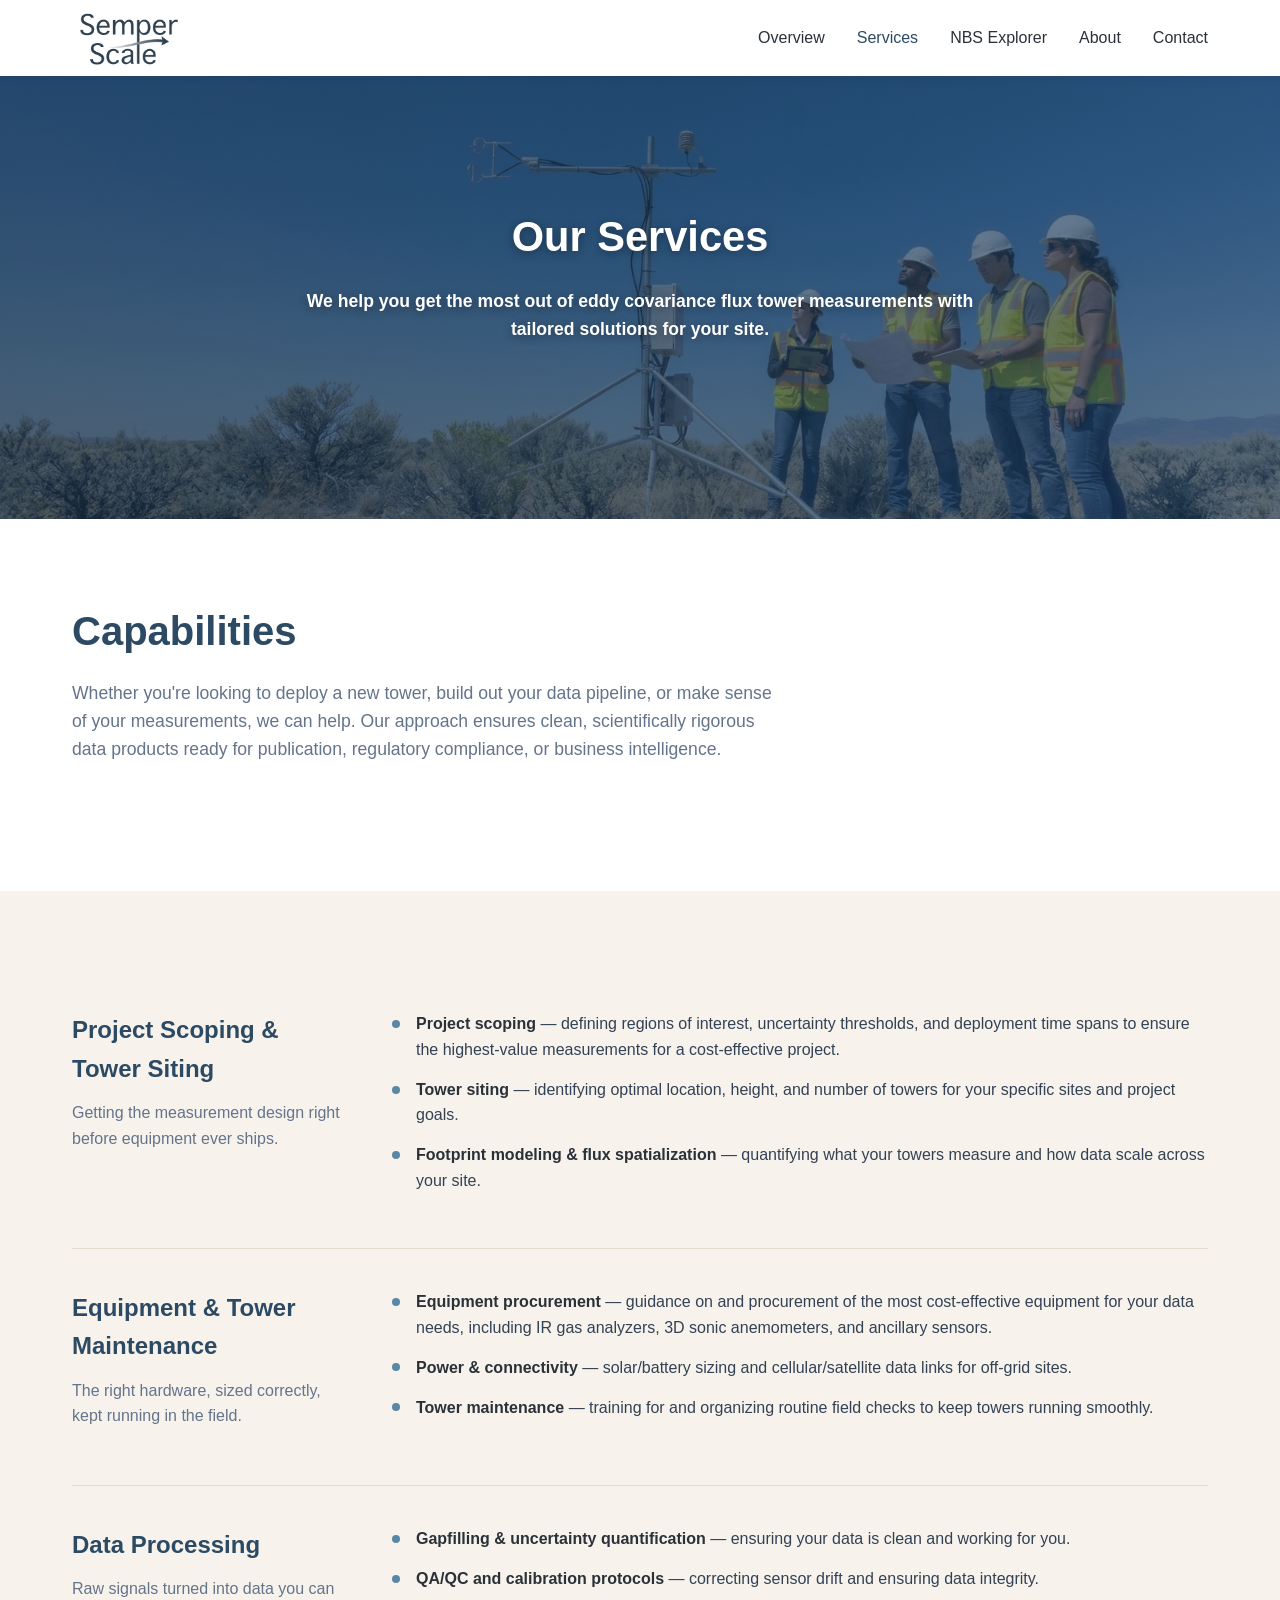
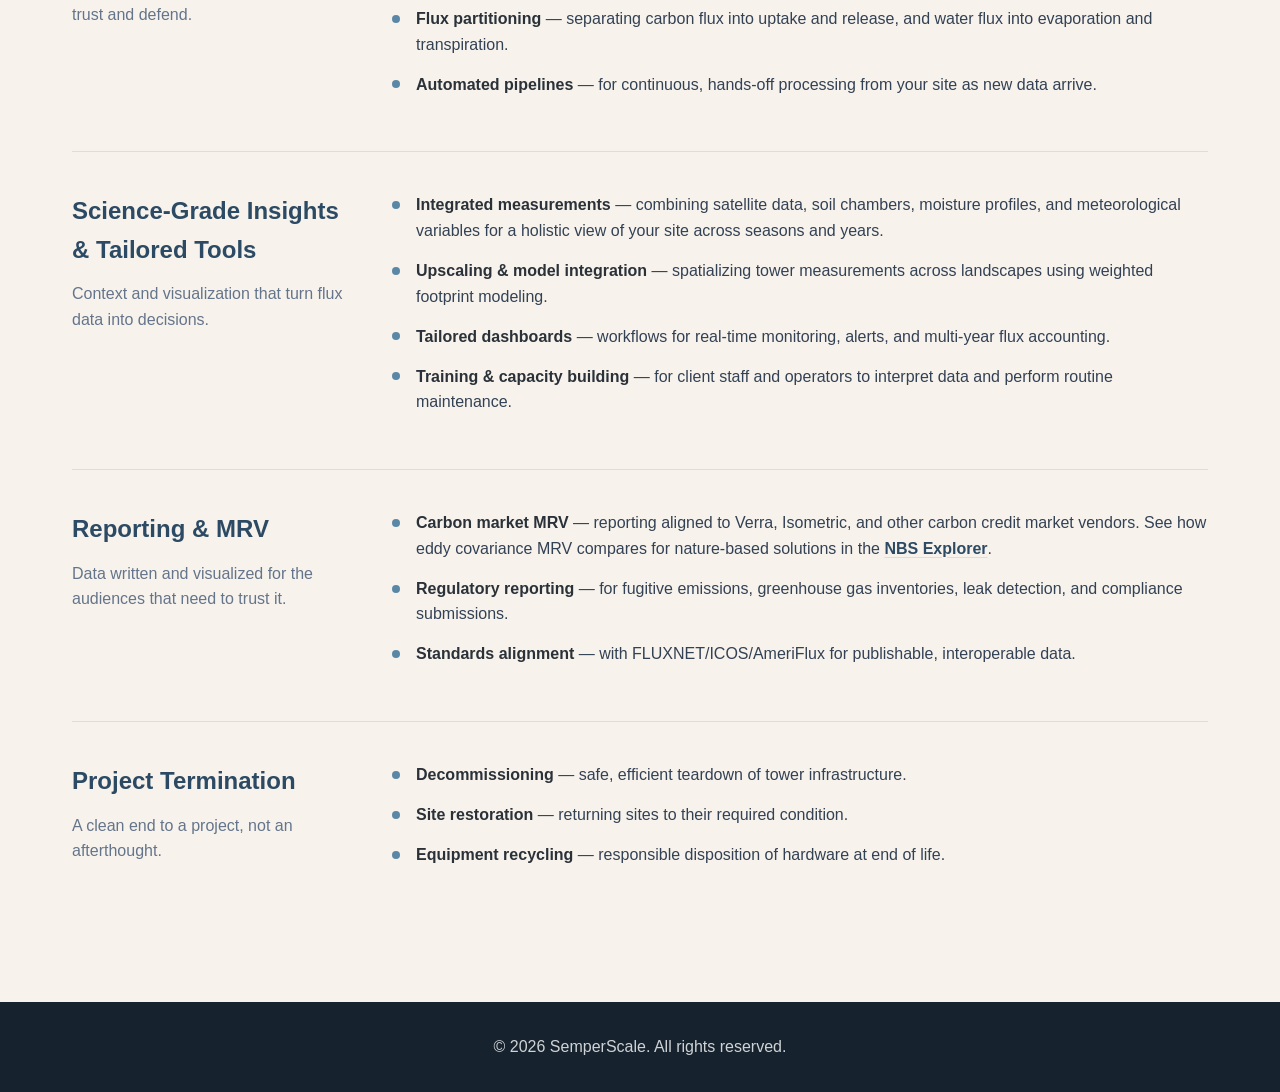
<file: services.html>
<!DOCTYPE html>
<html lang="en">
<head>
    <meta charset="UTF-8">
    <meta name="viewport" content="width=device-width, initial-scale=1.0">
    <title>Services - SemperScale</title>
    <meta name="description" content="SemperScale's full eddy covariance consulting capabilities: project scoping, tower siting, equipment, data processing, science-grade insights, and MRV reporting.">
    <link rel="stylesheet" href="styles.css">
    <link rel="icon" type="image/jpeg" href="photos/flavicon_small.png">
    <!-- Google tag (gtag.js) -->
    <script async src="https://www.googletagmanager.com/gtag/js?id=G-DHD9K9PDWL"></script>
    <script>
      window.dataLayer = window.dataLayer || [];
      function gtag(){dataLayer.push(arguments);}
      gtag('js', new Date());

      gtag('config', 'G-DHD9K9PDWL');
    </script>
</head>
<body>
    <!-- Navigation -->
    <nav>
        <div class="container">
            <a href="index.html" class="logo"><img src="photos/flavicon.png" alt="SemperScale"></a>
            <button class="nav-toggle" aria-label="Toggle menu" aria-expanded="false">
                <span></span>
                <span></span>
                <span></span>
            </button>
            <ul id="nav-menu">
                <li><a href="index.html#overview">Overview</a></li>
                <li><a href="services.html" class="active">Services</a></li>
                <li><a href="explorer.html">NBS Explorer</a></li>
                <li><a href="about.html">About</a></li>
                <li><a href="contact.html">Contact</a></li>
            </ul>
        </div>
    </nav>

    <!-- Hero Section -->
    <section class="hero hero-compact hero-image hero-image-team">
        <div class="container">
            <h1>Our Services</h1>
            <p>We help you get the most out of eddy covariance flux tower measurements with tailored solutions for your site.</p>
        </div>
    </section>

     <!-- Approach Section -->
    <section id="approach">
        <div class="container">
            <h2>Capabilities</h2>
            <p>Whether you're looking to deploy a new tower, build out your data pipeline, or make sense of your measurements, we can help.
                Our approach ensures clean, scientifically rigorous data products ready for publication, regulatory compliance, or business intelligence.</p>
        </div>
    </section>


    <section class="alt">
        <div class="container">
            <div class="capability" id="siting">
                <div class="capability-heading">
                    <h3>Project Scoping &amp; Tower Siting</h3>
                    <p>Getting the measurement design right before equipment ever ships.</p>
                </div>
                <ul class="capability-list">
                    <li><strong>Project scoping</strong> &mdash; defining regions of interest, uncertainty thresholds, and deployment time spans to ensure the highest-value measurements for a cost-effective project.</li>
                    <li><strong>Tower siting</strong> &mdash; identifying optimal location, height, and number of towers for your specific sites and project goals.</li>
                    <li><strong>Footprint modeling &amp; flux spatialization</strong> &mdash; quantifying what your towers measure and how data scale across your site.</li>
                </ul>
            </div>

            <div class="capability" id="equipment">
                <div class="capability-heading">
                    <h3>Equipment &amp; Tower Maintenance</h3>
                    <p>The right hardware, sized correctly, kept running in the field.</p>
                </div>
                <ul class="capability-list">
                    <li><strong>Equipment procurement</strong> &mdash; guidance on and procurement of the most cost-effective equipment for your data needs, including IR gas analyzers, 3D sonic anemometers, and ancillary sensors.</li>
                    <li><strong>Power &amp; connectivity</strong> &mdash; solar/battery sizing and cellular/satellite data links for off-grid sites.</li>
                    <li><strong>Tower maintenance</strong> &mdash; training for and organizing routine field checks to keep towers running smoothly.</li>
                </ul>
            </div>

            <div class="capability" id="data-processing">
                <div class="capability-heading">
                    <h3>Data Processing</h3>
                    <p>Raw signals turned into data you can trust and defend.</p>
                </div>
                <ul class="capability-list">
                    <li><strong>Gapfilling &amp; uncertainty quantification</strong> &mdash; ensuring your data is clean and working for you.</li>
                    <li><strong>QA/QC and calibration protocols </strong> &mdash; correcting sensor drift and ensuring data integrity.</li>
                    <li><strong>Flux partitioning</strong> &mdash; separating carbon flux into uptake and release, and water flux into evaporation and transpiration.</li>
                    <li><strong>Automated pipelines</strong> &mdash; for continuous, hands-off processing from your site as new data arrive.</li>
                </ul>
            </div>

            <div class="capability" id="insights">
                <div class="capability-heading">
                    <h3>Science-Grade Insights &amp; Tailored Tools</h3>
                    <p>Context and visualization that turn flux data into decisions.</p>
                </div>
                <ul class="capability-list">
                    <li><strong>Integrated measurements</strong> &mdash; combining satellite data, soil chambers, moisture profiles, and meteorological variables for a holistic view of your site across seasons and years.</li>
                    <li><strong>Upscaling &amp; model integration</strong> &mdash;  spatializing tower measurements across landscapes using weighted footprint modeling.</li>
                    <li><strong>Tailored dashboards</strong> &mdash; workflows for real-time monitoring, alerts, and multi-year flux accounting.</li>
                    <li><strong>Training &amp; capacity building</strong> &mdash; for client staff and operators to interpret data and perform routine maintenance.</li>
                </ul>
            </div>

            <div class="capability" id="reporting">
                <div class="capability-heading">
                    <h3>Reporting &amp; MRV</h3>
                    <p>Data written and visualized for the audiences that need to trust it.</p>
                </div>
                <ul class="capability-list">
                    <li><strong>Carbon market MRV</strong> &mdash; reporting aligned to Verra, Isometric, and other carbon credit market vendors. See how eddy covariance MRV compares for nature-based solutions in the <a href="explorer.html" class="inline-link">NBS Explorer</a>.</li>
                    <li><strong>Regulatory reporting</strong> &mdash; for fugitive emissions, greenhouse gas inventories, leak detection, and compliance submissions.</li>
                    <li><strong>Standards alignment</strong> &mdash; with FLUXNET/ICOS/AmeriFlux for publishable, interoperable data.</li>
                </ul>
            </div>

            <div class="capability" id="termination">
                <div class="capability-heading">
                    <h3>Project Termination</h3>
                    <p>A clean end to a project, not an afterthought.</p>
                </div>
                <ul class="capability-list">
                    <li><strong>Decommissioning</strong> &mdash; safe, efficient teardown of tower infrastructure.</li>
                    <li><strong>Site restoration</strong> &mdash; returning sites to their required condition.</li>
                    <li><strong>Equipment recycling</strong> &mdash; responsible disposition of hardware at end of life.</li>
                </ul>
            </div>

        </div>
    </section>

   
    <!-- Footer -->
    <footer>
        <div class="container">
            <p>&copy; 2026 SemperScale. All rights reserved.</p>
        </div>
    </footer>
    <script>
        const toggle = document.querySelector('.nav-toggle');
        const menu = document.getElementById('nav-menu');

        toggle.addEventListener('click', () => {
            const open = menu.classList.toggle('open');
            toggle.classList.toggle('open', open);
            toggle.setAttribute('aria-expanded', open);
        });

        menu.querySelectorAll('a').forEach(link => {
            link.addEventListener('click', () => {
                menu.classList.remove('open');
                toggle.classList.remove('open');
                toggle.setAttribute('aria-expanded', false);
            });
        });
    </script>
</body>
</html>
</file>
<file: styles.css>
* {
    margin: 0;
    padding: 0;
    box-sizing: border-box;
}

:root {
    --primary: #2C4A63;
    --primary-light: #5B87A6;
    --secondary: #B8703E;
    --accent: #C17F2A;
    --dark: #16232F;
    --light: #F7F3EC;
    --text: #2A3138;
    --border: #E3DCCF;
}

body {
    font-family: -apple-system, BlinkMacSystemFont, 'Segoe UI', Roboto, Oxygen, Ubuntu, Cantarell, sans-serif;
    line-height: 1.6;
    color: var(--text);
    background-color: #FFFFFF;
}

/* Navigation */
nav {
    background: white;
    box-shadow: 0 2px 8px rgba(0, 0, 0, 0.08);
    position: sticky;
    top: 0;
    z-index: 100;
}

nav .container {
    max-width: 1200px;
    margin: 0 auto;
    padding: 0.5rem 2rem;
    display: flex;
    justify-content: space-between;
    align-items: center;
}

.logo img {
    height: 60px;
    display: block;
}

.logo {
    font-size: 1.5rem;
    font-weight: 700;
    color: var(--primary);
    text-decoration: none;
}

nav ul {
    list-style: none;
    display: flex;
    gap: 2rem;
}

nav a {
    text-decoration: none;
    color: var(--text);
    font-weight: 500;
    transition: color 0.3s;
}

nav a:hover {
    color: var(--primary-light);
}

nav a.active {
    color: var(--primary);
}

/* Hero Section */
.hero {
    background: linear-gradient(135deg, var(--primary) 0%, var(--secondary) 100%);
    color: white;
    padding: 6rem 2rem;
    text-align: center;
}

.hero.hero-compact {
    padding: 4rem 2rem;
}

.hero.hero-image {
    background: linear-gradient(135deg, rgba(15, 42, 67, 0.3) 0%, rgba(30, 64, 99, 0.6) 100%),
        url("photos/website_images/fluxtower_landscape.jpg") center 25% / cover no-repeat;
    padding: 8rem 2rem;
}

.hero.hero-image.hero-image-team {
    background: linear-gradient(135deg, rgba(15, 42, 67, 0.7) 0%, rgba(30, 64, 99, 0.65) 100%),
        url("photos/website_images/team.jpg") center 20% / cover no-repeat;
}

.hero.hero-image.hero-image-cornfield {
    background: linear-gradient(135deg, rgba(15, 42, 67, 0.7) 0%, rgba(30, 64, 99, 0.65) 100%),
        url("photos/website_images/cornfield.jpeg") center 10% / cover no-repeat;
}

.hero.hero-image.hero-image-oak-savannah {
    background: linear-gradient(135deg, rgba(15, 42, 67, 0.7) 0%, rgba(30, 64, 99, 0.65) 100%),
        url("photos/website_images/oak_savannah.jpeg") center / cover no-repeat;
}

.hero.hero-image h1,
.hero.hero-image p,
.hero.hero-image h2 {
    text-shadow: 0 2px 10px rgba(0, 0, 0, 0.35);
}

.hero h2 {
    font-size: 1.4rem;
    font-weight: 600;
    color: white;
    margin-bottom: 2rem;
}

.hero h3 {
    font-size: 1.25rem;
    font-weight: 600;
    color: white;
    margin-bottom: 2rem;
}

.hero .container {
    max-width: 900px;
    margin: 0 auto;
}

.hero h1 {
    font-size: 3.5rem;
    margin-bottom: 1rem;
    font-weight: 700;
}

.hero.hero-compact h1 {
    font-size: 2.6rem;
}

.hero p {
    font-size: 1.3rem;
    font-weight: 600;
    margin-bottom: 2rem;
    opacity: 1;
    color: white;
}

.cta-button {
    display: inline-block;
    background: var(--accent);
    color: white;
    padding: 1rem 2rem;
    border-radius: 0.5rem;
    text-decoration: none;
    font-weight: 600;
    transition: all 0.3s;
    border: 2px solid var(--accent);
}

.cta-button:hover {
    background: white;
    color: var(--primary);
}

.cta-button-secondary {
    background: transparent;
    border: 2px solid white;
    margin-left: 1rem;
}

.cta-button-secondary:hover {
    background: white;
    color: var(--primary);
    border-color: white;
}

/* Container */
.container {
    max-width: 1200px;
    margin: 0 auto;
    padding: 0 2rem;
}

/* Sections */
section {
    padding: 5rem 2rem;
}

section.alt {
    background: var(--light);
}

section.peach {
    background: var(--light);
}

section h2 {
    font-size: 2.5rem;
    margin-bottom: 1rem;
    color: var(--primary);
}

section > .container > p:first-of-type {
    font-size: 1.1rem;
    color: #64748B;
    margin-bottom: 3rem;
    max-width: 700px;
}

.hero > .container > p:first-of-type {
    color: white;
    margin-left: auto;
    margin-right: auto;
}

/* Overview Section */
.overview-content {
    display: grid;
    grid-template-columns: 1fr 1fr;
    gap: 3rem;
    align-items: center;
}

.overview-text h3 {
    font-size: 1.8rem;
    margin-bottom: 1.5rem;
    color: var(--primary);
}

.overview-text p {
    margin-bottom: 1.5rem;
    color: #475569;
    line-height: 1.8;
    max-width: 700px;
}

.overview-visual {
    border-radius: 1rem;
    height: 400px;
    overflow: hidden;
}

.overview-visual img {
    width: 100%;
    height: 100%;
    object-fit: cover;
}

/* Services Grid */
.services-grid {
    display: grid;
    grid-template-columns: repeat(auto-fit, minmax(min(280px, 100%), 1fr));
    gap: 2rem;
}

.service-card {
    display: block;
    background: white;
    border-radius: 1rem;
    padding: 2rem;
    border: 1px solid var(--border);
    transition: all 0.3s;
    text-decoration: none;
}

.service-card:hover {
    box-shadow: 0 10px 30px rgba(0, 0, 0, 0.1);
    transform: translateY(-5px);
    border-color: var(--primary-light);
}

.service-icon {
    font-size: 2.5rem;
    margin-bottom: 1rem;
}

.service-card h3 {
    font-size: 1.3rem;
    margin-bottom: 1rem;
    color: var(--primary);
    text-decoration: none;
}

.service-card p {
    color: #64748B;
    line-height: 1.7;
    text-decoration: none;
}

/* Industries Grid (services page) */
.industries-grid {
    display: grid;
    grid-template-columns: repeat(3, 1fr);
    gap: 1.5rem;
    margin-bottom: 1rem;
}

.industry-card {
    background: white;
    border: 1px solid var(--border);
    border-radius: 0.75rem;
    padding: 1.5rem;
    text-align: left;
    transition: all 0.3s;
}

.industry-card:hover {
    border-color: var(--primary-light);
    box-shadow: 0 6px 20px rgba(0, 0, 0, 0.06);
}

.industry-card h4 {
    color: var(--primary);
    font-size: 1.05rem;
    margin-bottom: 0.5rem;
}

.industry-card p {
    color: #64748B;
    font-size: 0.95rem;
}

/* Capability sections (services page) */
.capability {
    display: grid;
    grid-template-columns: 280px 1fr;
    gap: 2.5rem;
    padding: 2.5rem 0;
    border-bottom: 1px solid var(--border);
    scroll-margin-top: 90px;
}

.capability:last-child {
    border-bottom: none;
}

.capability-heading h3 {
    color: var(--primary);
    font-size: 1.5rem;
    margin-bottom: 0.75rem;
}

.capability-heading p {
    color: #64748B;
    margin-bottom: 1rem;
}

.capability-list {
    list-style: none;
}

.capability-list li {
    position: relative;
    padding-left: 1.5rem;
    margin-bottom: 0.9rem;
    color: #334155;
}

.capability-list li::before {
    content: "";
    position: absolute;
    left: 0;
    top: 0.55rem;
    width: 8px;
    height: 8px;
    border-radius: 50%;
    background: var(--primary-light);
}

.capability-list li strong {
    color: var(--text);
}

/* Services sub-nav (jump links on services page) */
.services-subnav {
    display: flex;
    flex-wrap: wrap;
    gap: 0.6rem;
    margin-bottom: 0;
}

.services-subnav a {
    text-decoration: none;
    color: var(--primary);
    background: var(--light);
    border: 1px solid var(--border);
    padding: 0.5rem 1rem;
    border-radius: 999px;
    font-size: 0.9rem;
    font-weight: 500;
    transition: all 0.2s;
}

.services-subnav a:hover {
    background: var(--primary);
    color: white;
    border-color: var(--primary);
}

/* Team Section */
.team-content {
    text-align: center;
    max-width: 700px;
    margin: 0 auto;
}

.team-content p {
    font-size: 1.1rem;
    color: #64748B;
    margin-bottom: 2rem;
}

.team-highlight {
    background: linear-gradient(135deg, rgba(15, 118, 110, 0.1) 0%, rgba(6, 182, 212, 0.1) 100%);
    padding: 2rem;
    border-radius: 1rem;
    border-left: 4px solid var(--primary-light);
}

/* About page - founder bios */
.team-heading {
    margin-top: 3rem;
}

.team-grid {
    display: grid;
    grid-template-columns: repeat(auto-fit, minmax(min(320px, 100%), 1fr));
    gap: 2.5rem;
    max-width: 900px;
    margin: 0 auto;
}

.team-member {
    background: white;
    border: 1px solid var(--border);
    border-radius: 1rem;
    padding: 2rem;
    text-align: center;
}

.team-photo {
    width: 140px;
    height: 140px;
    border-radius: 50%;
    margin: 0 auto 1.5rem;
    background: linear-gradient(135deg, rgba(15, 118, 110, 0.15) 0%, rgba(6, 182, 212, 0.15) 100%);
    display: flex;
    align-items: center;
    justify-content: center;
    font-size: 2.5rem;
    font-weight: 700;
    color: var(--primary);
    overflow: hidden;
}

.team-photo img {
    width: 100%;
    height: 100%;
    object-fit: cover;
}

.profile-link {
    display: block;
    text-decoration: none;
    color: inherit;
}

.profile-link .team-photo {
    transition: box-shadow 0.3s;
}

.profile-link:hover .team-photo {
    box-shadow: 0 0 0 4px rgba(20, 184, 166, 0.25);
}

.profile-link:hover h3 {
    color: var(--primary-light);
    text-decoration: underline;
}

.team-member h3 {
    color: var(--primary);
    font-size: 1.4rem;
    margin-bottom: 0.25rem;
    transition: color 0.3s;
}

.team-member .role {
    color: var(--secondary);
    font-weight: 600;
    font-size: 0.95rem;
    margin-bottom: 1rem;
}

.team-member p.bio {
    color: #64748B;
    text-align: left;
}

/* Contact Section */
.contact-container {
    text-align: center;
    max-width: 600px;
    margin: 0 auto;
}

.contact-container p {
    font-size: 1.1rem;
    color: #64748B;
    margin-bottom: 2rem;
}

.contact-email-link {
    display: inline-block;
    font-size: 1.3rem;
    font-weight: 600;
    color: var(--secondary);
    text-decoration: none;
    background: white;
    padding: 1rem 2rem;
    border-radius: 0.5rem;
    border: 2px solid var(--secondary);
    transition: all 0.3s;
}

.contact-email-link:hover {
    background: var(--secondary);
    color: white;
    border-color: var(--secondary);
}

/* Footer */
footer {
    background: var(--dark);
    color: white;
    padding: 2rem;
    text-align: center;
}

footer p {
    opacity: 0.8;
}

.nav-toggle {
    display: none;
    flex-direction: column;
    gap: 5px;
    background: none;
    border: none;
    cursor: pointer;
    padding: 4px;
}

.nav-toggle span {
    display: block;
    width: 24px;
    height: 2px;
    background: var(--text);
    border-radius: 2px;
    transition: all 0.3s;
}

.nav-toggle.open span:nth-child(1) {
    transform: translateY(7px) rotate(45deg);
}

.nav-toggle.open span:nth-child(2) {
    opacity: 0;
}

.nav-toggle.open span:nth-child(3) {
    transform: translateY(-7px) rotate(-45deg);
}

@media (max-width: 992px) {
    .industries-grid {
        grid-template-columns: repeat(3, 1fr);
    }
}

/* Responsive */
@media (max-width: 768px) {
    .industries-grid {
        grid-template-columns: repeat(2, 1fr);
    }

    .hero h1 {
        font-size: 2.5rem;
    }

    .hero p {
        font-size: 1.1rem;
    }

    .nav-toggle {
        display: flex;
    }

    nav ul {
        display: none;
        flex-direction: column;
        gap: 0;
        width: 100%;
        border-top: 1px solid var(--border);
        margin-top: 0.5rem;
    }

    nav ul.open {
        display: flex;
    }

    nav ul li a {
        display: block;
        padding: 0.75rem 0;
        border-bottom: 1px solid var(--border);
        font-size: 1rem;
    }

    nav .container {
        flex-wrap: wrap;
    }

    .overview-content {
        grid-template-columns: 1fr;
    }

    .overview-visual {
        height: 300px;
    }

    .cta-button-secondary {
        margin-left: 0;
        margin-top: 1rem;
        display: block;
    }

    section h2 {
        font-size: 2rem;
    }

    .capability {
        grid-template-columns: 1fr;
        gap: 1rem;
    }
}

@media (max-width: 480px) {
    .industries-grid {
        grid-template-columns: 1fr;
    }
}

/* Inline text links */
.inline-link {
    color: var(--primary);
    font-weight: 600;
    text-decoration: underline;
    text-decoration-color: var(--border);
    text-underline-offset: 3px;
}

.inline-link:hover {
    color: var(--secondary);
    text-decoration-color: var(--secondary);
}
</file>
